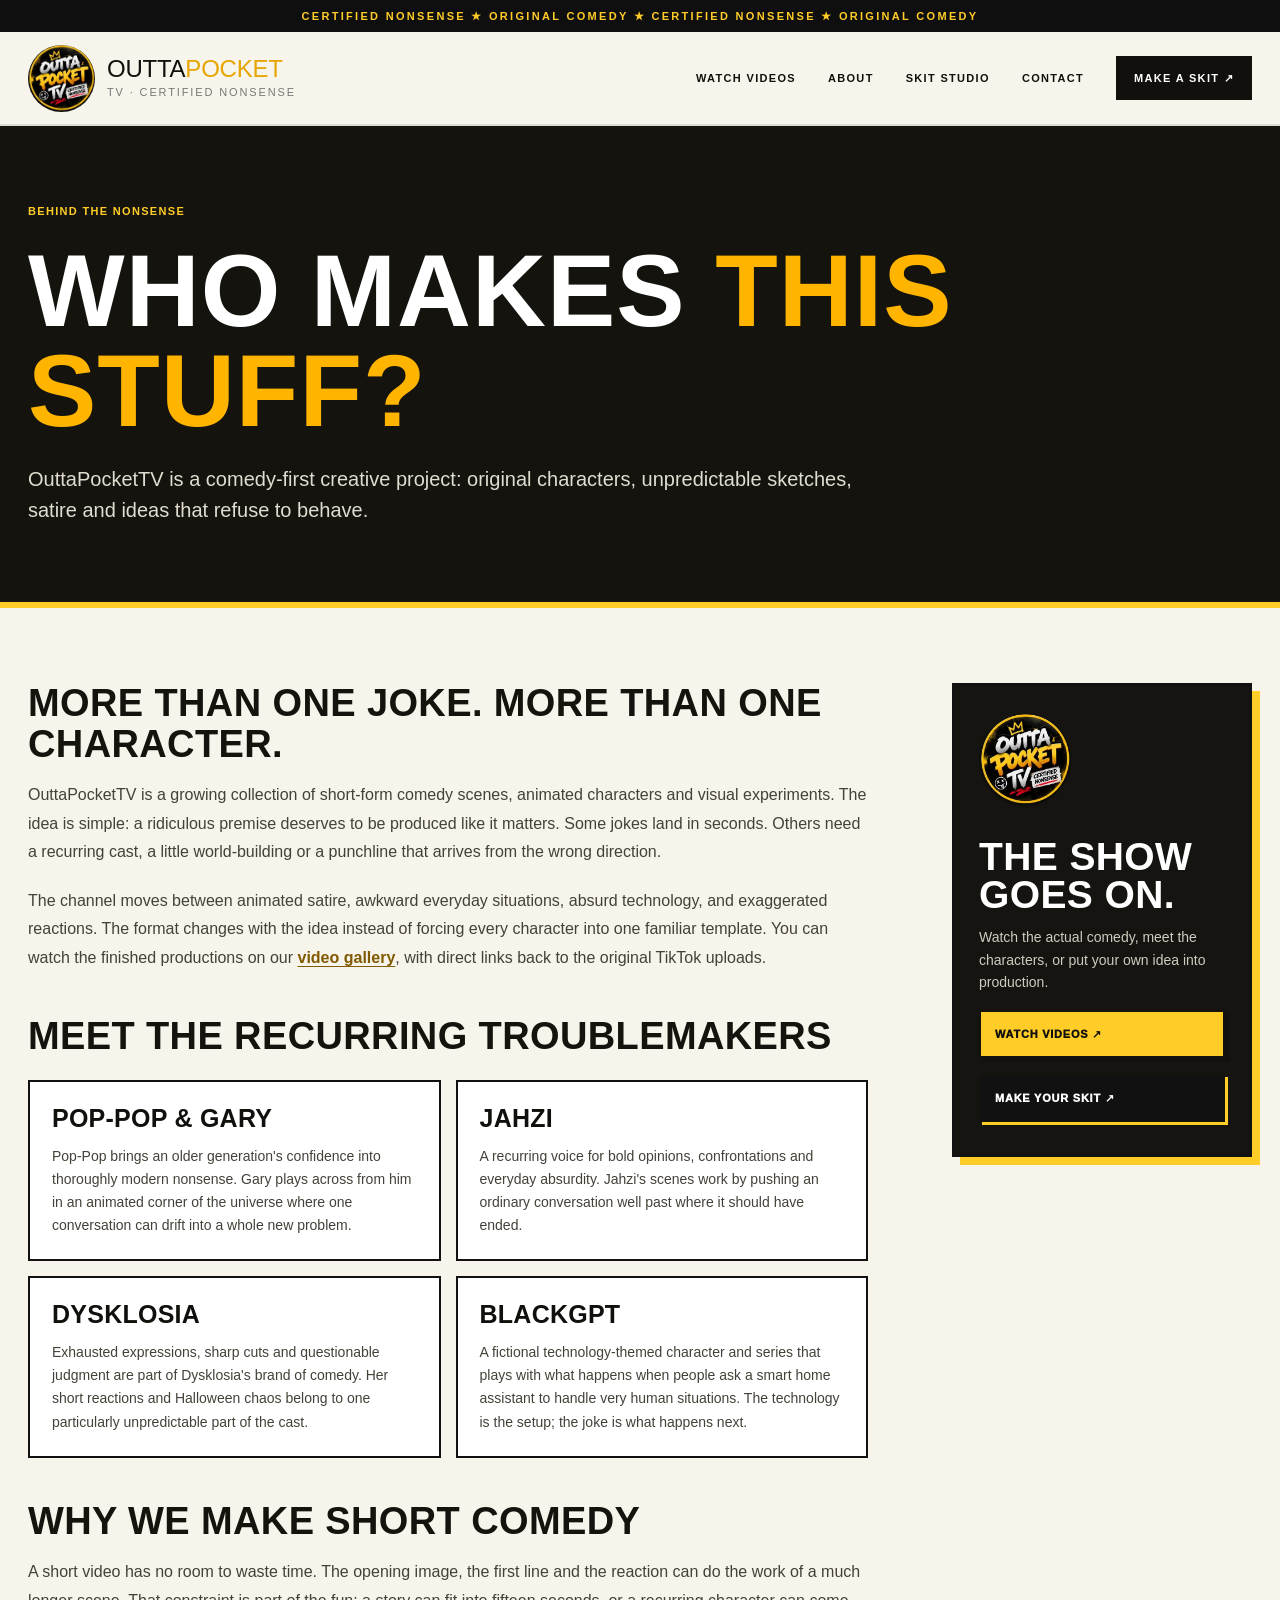
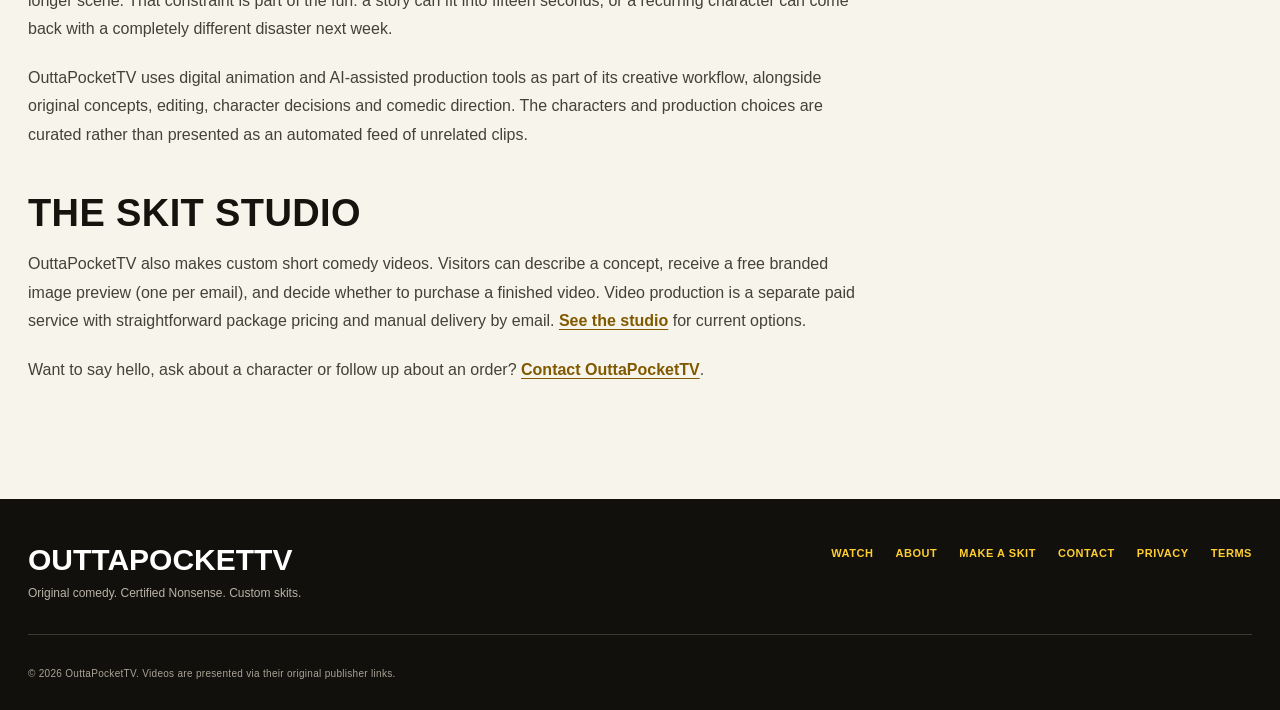
<file: static/about.html>
<!DOCTYPE html><html lang="en"><head><meta charset="utf-8"><meta name="viewport" content="width=device-width,initial-scale=1"><link rel="icon" href="/static/optv-logo.webp" type="image/webp"><link rel="stylesheet" href="/static/app.css?v=1.5"><title>About | OuttaPocketTV</title><meta name="description" content="Meet OuttaPocketTV: an original short-form comedy universe featuring Pop-Pop, Gary, Jahzi, Dysklosia, BlackGPT and more."></head><body><div class="marquee" aria-hidden="true"><div>CERTIFIED NONSENSE ★ ORIGINAL COMEDY ★ CERTIFIED NONSENSE ★ ORIGINAL COMEDY</div></div><header class="topbar wrap"><a class="brand" href="/"><img src="/static/optv-logo.webp" alt="OuttaPocketTV logo" width="60" height="60"><span>OUTTA<span class="gold">POCKET</span><small>TV · CERTIFIED NONSENSE</small></span></a><nav class="desktop-nav" aria-label="Main navigation"><a href="/#watch">WATCH VIDEOS</a><a href="/about">ABOUT</a><a href="/#studio">SKIT STUDIO</a><a href="/contact">CONTACT</a><a href="/#studio" class="navcta">MAKE A SKIT ↗</a></nav><details class="mobile-nav"><summary>MENU ☰</summary><nav aria-label="Mobile navigation"><a href="/#watch">WATCH VIDEOS</a><a href="/about">ABOUT</a><a href="/#studio">SKIT STUDIO</a><a href="/contact">CONTACT</a><a href="/#studio">MAKE A SKIT ↗</a></nav></details></header><main id="content"><section class="info-hero"><div class="wrap"><span class="eyebrow">BEHIND THE NONSENSE</span><h1>WHO MAKES <em>THIS STUFF?</em></h1><p>OuttaPocketTV is a comedy-first creative project: original characters, unpredictable sketches, satire and ideas that refuse to behave.</p></div></section><div class="info-layout wrap"><article class="info-article">
<h2>MORE THAN ONE JOKE. MORE THAN ONE CHARACTER.</h2>
<p>OuttaPocketTV is a growing collection of short-form comedy scenes, animated characters and visual experiments. The idea is simple: a ridiculous premise deserves to be produced like it matters. Some jokes land in seconds. Others need a recurring cast, a little world-building or a punchline that arrives from the wrong direction.</p>
<p>The channel moves between animated satire, awkward everyday situations, absurd technology, and exaggerated reactions. The format changes with the idea instead of forcing every character into one familiar template. You can watch the finished productions on our <a href="/#watch">video gallery</a>, with direct links back to the original TikTok uploads.</p>
<h2>MEET THE RECURRING TROUBLEMAKERS</h2>
<div class="editorial-cast">
<section><h3>POP-POP &amp; GARY</h3><p>Pop-Pop brings an older generation's confidence into thoroughly modern nonsense. Gary plays across from him in an animated corner of the universe where one conversation can drift into a whole new problem.</p></section>
<section><h3>JAHZI</h3><p>A recurring voice for bold opinions, confrontations and everyday absurdity. Jahzi's scenes work by pushing an ordinary conversation well past where it should have ended.</p></section>
<section><h3>DYSKLOSIA</h3><p>Exhausted expressions, sharp cuts and questionable judgment are part of Dysklosia's brand of comedy. Her short reactions and Halloween chaos belong to one particularly unpredictable part of the cast.</p></section>
<section><h3>BLACKGPT</h3><p>A fictional technology-themed character and series that plays with what happens when people ask a smart home assistant to handle very human situations. The technology is the setup; the joke is what happens next.</p></section>
</div>
<h2>WHY WE MAKE SHORT COMEDY</h2>
<p>A short video has no room to waste time. The opening image, the first line and the reaction can do the work of a much longer scene. That constraint is part of the fun: a story can fit into fifteen seconds, or a recurring character can come back with a completely different disaster next week.</p>
<p>OuttaPocketTV uses digital animation and AI-assisted production tools as part of its creative workflow, alongside original concepts, editing, character decisions and comedic direction. The characters and production choices are curated rather than presented as an automated feed of unrelated clips.</p>
<h2>THE SKIT STUDIO</h2>
<p>OuttaPocketTV also makes custom short comedy videos. Visitors can describe a concept, receive a free branded image preview (one per email), and decide whether to purchase a finished video. Video production is a separate paid service with straightforward package pricing and manual delivery by email. <a href="/#studio">See the studio</a> for current options.</p>
<p>Want to say hello, ask about a character or follow up about an order? <a href="/contact">Contact OuttaPocketTV</a>.</p>
</article><aside class="info-sidebar"><img src="/static/optv-logo.webp" alt="OuttaPocketTV comedy logo" width="92" height="92"><h2>THE SHOW GOES ON.</h2><p>Watch the actual comedy, meet the characters, or put your own idea into production.</p><a href="/#watch" class="button primary">WATCH VIDEOS ↗</a><a href="/#studio" class="button dark">MAKE YOUR SKIT ↗</a></aside></div></main><footer class="policy-footer"><div class="wrap"><div class="policy-footer-inner"><div><strong>OUTTAPOCKETTV</strong><p>Original comedy. Certified Nonsense. Custom skits.</p></div><nav aria-label="Site information"><a href="/#watch">WATCH</a><a href="/about">ABOUT</a><a href="/#studio">MAKE A SKIT</a><a href="/contact">CONTACT</a><a href="/privacy">PRIVACY</a><a href="/terms">TERMS</a></nav></div><small>© 2026 OuttaPocketTV. Videos are presented via their original publisher links.</small></div></footer></body></html>
</file>
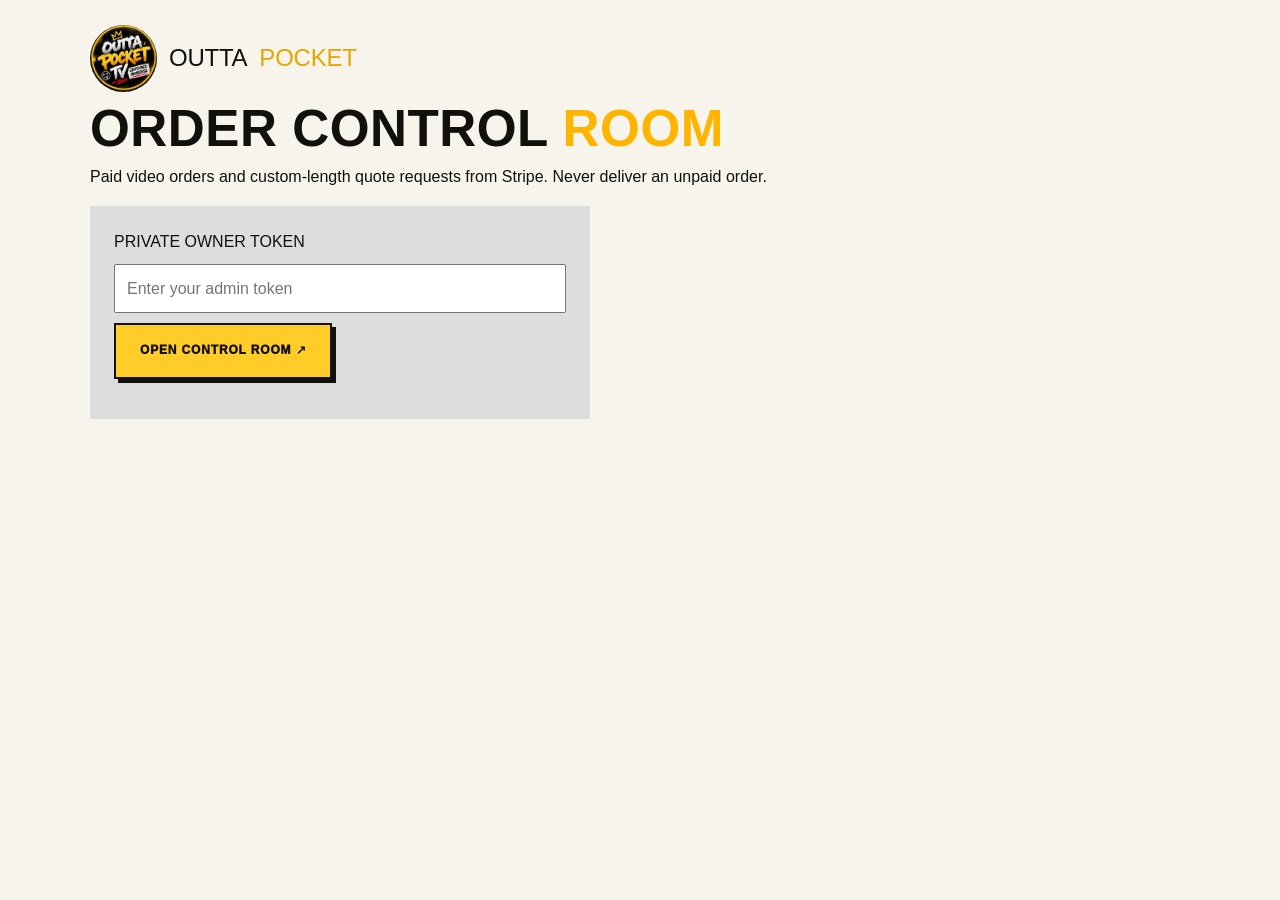
<file: static/admin.html>
<!doctype html><html lang="en"><head><meta charset="utf-8"><meta name="viewport" content="width=device-width,initial-scale=1"><title>Owner control room | OuttaPocketTV</title><link rel="stylesheet" href="/static/app.css?v=1.2.1"></head><body><main class="admin-wrap"><a href="/" class="brand"><img src="/static/optv-logo.webp" alt="OuttaPocketTV"> OUTTA<span class="gold">POCKET</span></a><h1>ORDER CONTROL <em>ROOM</em></h1><p>Paid video orders and custom-length quote requests from Stripe. Never deliver an unpaid order.</p><section id="login" class="admin-login"><label for="token">PRIVATE OWNER TOKEN</label><input class="admin-input" type="password" id="token" autocomplete="off" placeholder="Enter your admin token"><button class="button primary" id="login-button">OPEN CONTROL ROOM ↗</button><p id="login-alert" role="status"></p></section><section id="dashboard" hidden><button class="button small" id="reload">REFRESH DASHBOARD</button><p id="dashboard-alert" role="status"></p><h2 class="admin-section-title">CUSTOM-LENGTH QUOTE REQUESTS</h2><p>For videos longer than 60 seconds. Contact the customer with a personal quote before collecting payment.</p><div class="admin-list" id="custom-requests"></div><h2 class="admin-section-title">PAID VIDEO ORDERS</h2><div class="admin-list" id="orders"></div></section></main><script src="/static/admin.js?v=1.2.1" defer></script></body></html>
</file>
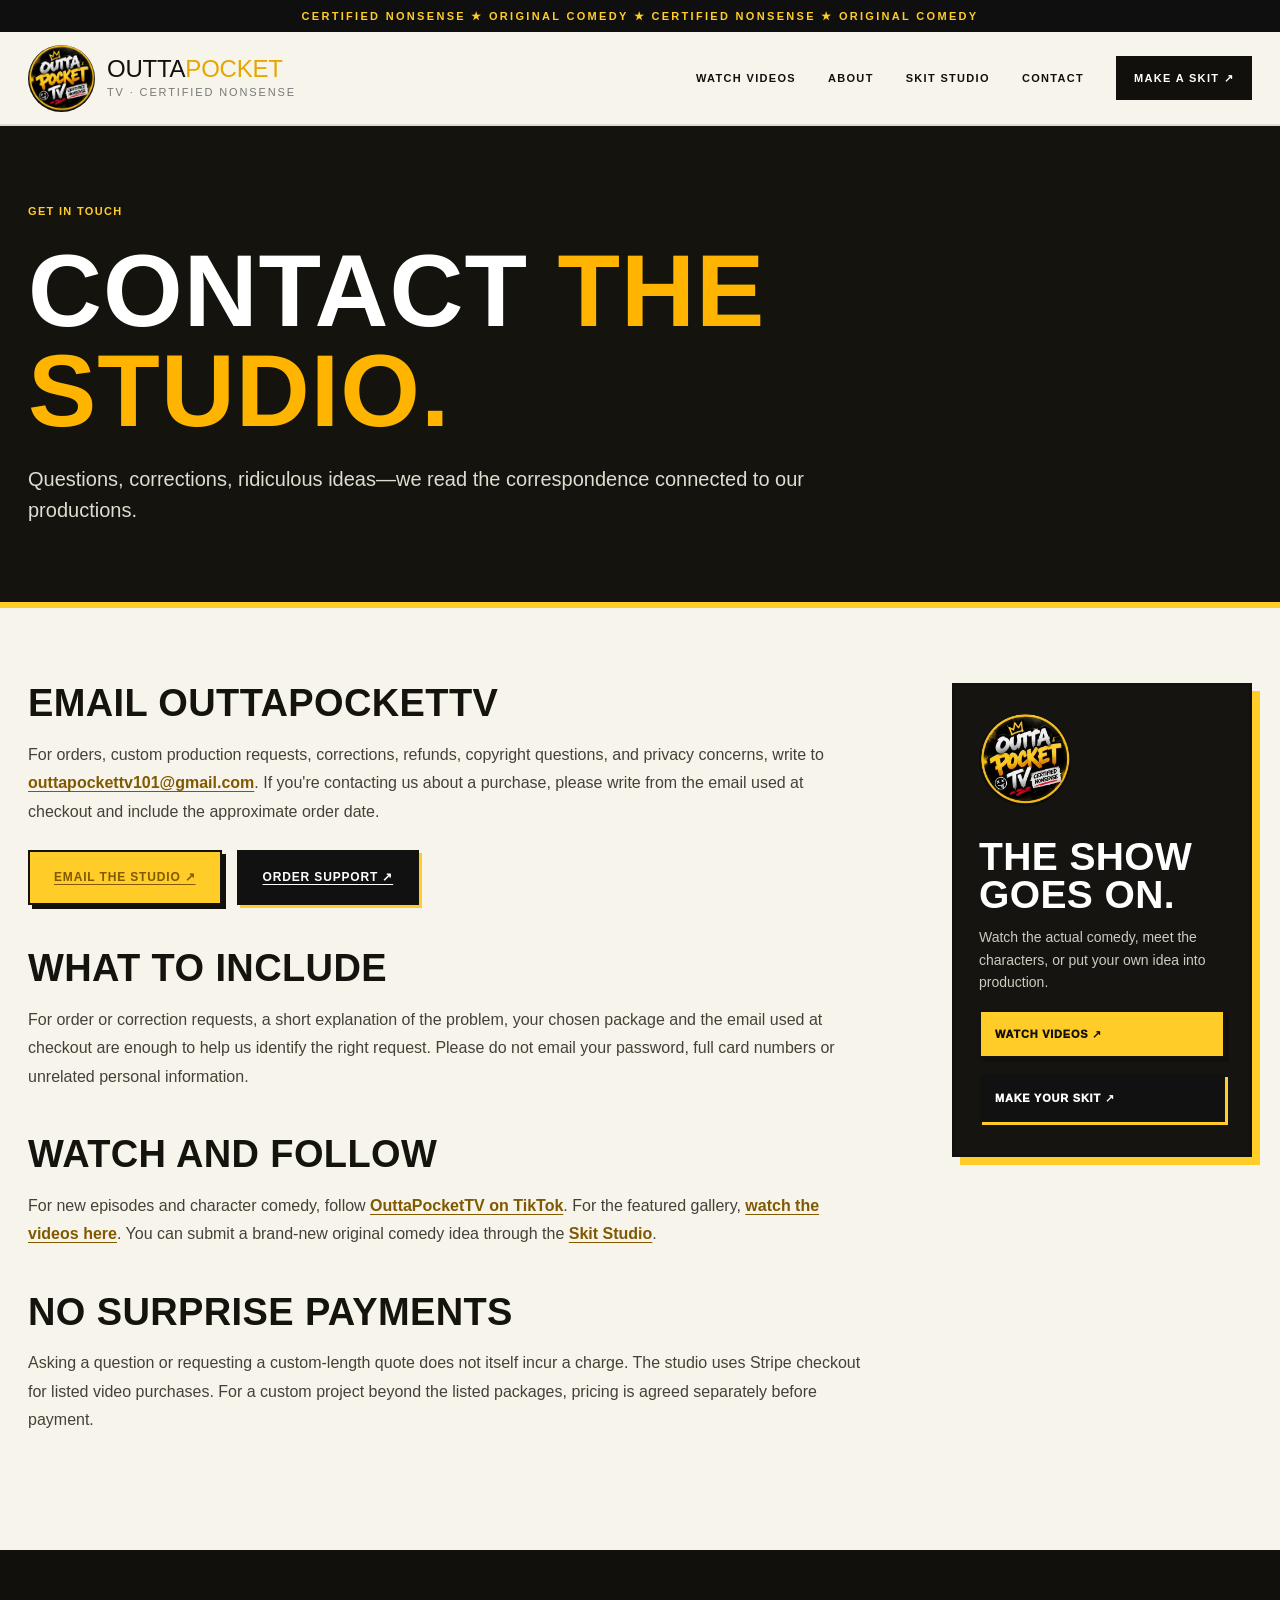
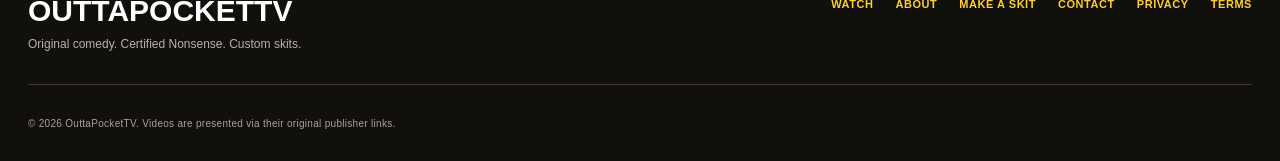
<file: static/contact.html>
<!DOCTYPE html><html lang="en"><head><meta charset="utf-8"><meta name="viewport" content="width=device-width,initial-scale=1"><link rel="icon" href="/static/optv-logo.webp" type="image/webp"><link rel="stylesheet" href="/static/app.css?v=1.5"><title>Contact | OuttaPocketTV</title><meta name="description" content="Contact OuttaPocketTV about comedy videos, custom skits, orders, corrections, privacy requests and collaborations."></head><body><div class="marquee" aria-hidden="true"><div>CERTIFIED NONSENSE ★ ORIGINAL COMEDY ★ CERTIFIED NONSENSE ★ ORIGINAL COMEDY</div></div><header class="topbar wrap"><a class="brand" href="/"><img src="/static/optv-logo.webp" alt="OuttaPocketTV logo" width="60" height="60"><span>OUTTA<span class="gold">POCKET</span><small>TV · CERTIFIED NONSENSE</small></span></a><nav class="desktop-nav" aria-label="Main navigation"><a href="/#watch">WATCH VIDEOS</a><a href="/about">ABOUT</a><a href="/#studio">SKIT STUDIO</a><a href="/contact">CONTACT</a><a href="/#studio" class="navcta">MAKE A SKIT ↗</a></nav><details class="mobile-nav"><summary>MENU ☰</summary><nav aria-label="Mobile navigation"><a href="/#watch">WATCH VIDEOS</a><a href="/about">ABOUT</a><a href="/#studio">SKIT STUDIO</a><a href="/contact">CONTACT</a><a href="/#studio">MAKE A SKIT ↗</a></nav></details></header><main id="content"><section class="info-hero"><div class="wrap"><span class="eyebrow">GET IN TOUCH</span><h1>CONTACT <em>THE STUDIO.</em></h1><p>Questions, corrections, ridiculous ideas—we read the correspondence connected to our productions.</p></div></section><div class="info-layout wrap"><article class="info-article">
<h2>EMAIL OUTTAPOCKETTV</h2>
<p>For orders, custom production requests, corrections, refunds, copyright questions, and privacy concerns, write to <a href="mailto:outtapockettv101@gmail.com">outtapockettv101@gmail.com</a>. If you're contacting us about a purchase, please write from the email used at checkout and include the approximate order date.</p>
<div class="contact-actions"><a href="mailto:outtapockettv101@gmail.com?subject=OuttaPocketTV%20Studio%20Question" class="button primary">EMAIL THE STUDIO ↗</a><a href="mailto:outtapockettv101@gmail.com?subject=OuttaPocketTV%20Order%20Support" class="button dark">ORDER SUPPORT ↗</a></div>
<h2>WHAT TO INCLUDE</h2>
<p>For order or correction requests, a short explanation of the problem, your chosen package and the email used at checkout are enough to help us identify the right request. Please do not email your password, full card numbers or unrelated personal information.</p>
<h2>WATCH AND FOLLOW</h2>
<p>For new episodes and character comedy, follow <a href="https://www.tiktok.com/@outtapockettv101" target="_blank" rel="noopener noreferrer">OuttaPocketTV on TikTok</a>. For the featured gallery, <a href="/#watch">watch the videos here</a>. You can submit a brand-new original comedy idea through the <a href="/#studio">Skit Studio</a>.</p>
<h2>NO SURPRISE PAYMENTS</h2>
<p>Asking a question or requesting a custom-length quote does not itself incur a charge. The studio uses Stripe checkout for listed video purchases. For a custom project beyond the listed packages, pricing is agreed separately before payment.</p>
</article><aside class="info-sidebar"><img src="/static/optv-logo.webp" alt="OuttaPocketTV comedy logo" width="92" height="92"><h2>THE SHOW GOES ON.</h2><p>Watch the actual comedy, meet the characters, or put your own idea into production.</p><a href="/#watch" class="button primary">WATCH VIDEOS ↗</a><a href="/#studio" class="button dark">MAKE YOUR SKIT ↗</a></aside></div></main><footer class="policy-footer"><div class="wrap"><div class="policy-footer-inner"><div><strong>OUTTAPOCKETTV</strong><p>Original comedy. Certified Nonsense. Custom skits.</p></div><nav aria-label="Site information"><a href="/#watch">WATCH</a><a href="/about">ABOUT</a><a href="/#studio">MAKE A SKIT</a><a href="/contact">CONTACT</a><a href="/privacy">PRIVACY</a><a href="/terms">TERMS</a></nav></div><small>© 2026 OuttaPocketTV. Videos are presented via their original publisher links.</small></div></footer></body></html>
</file>
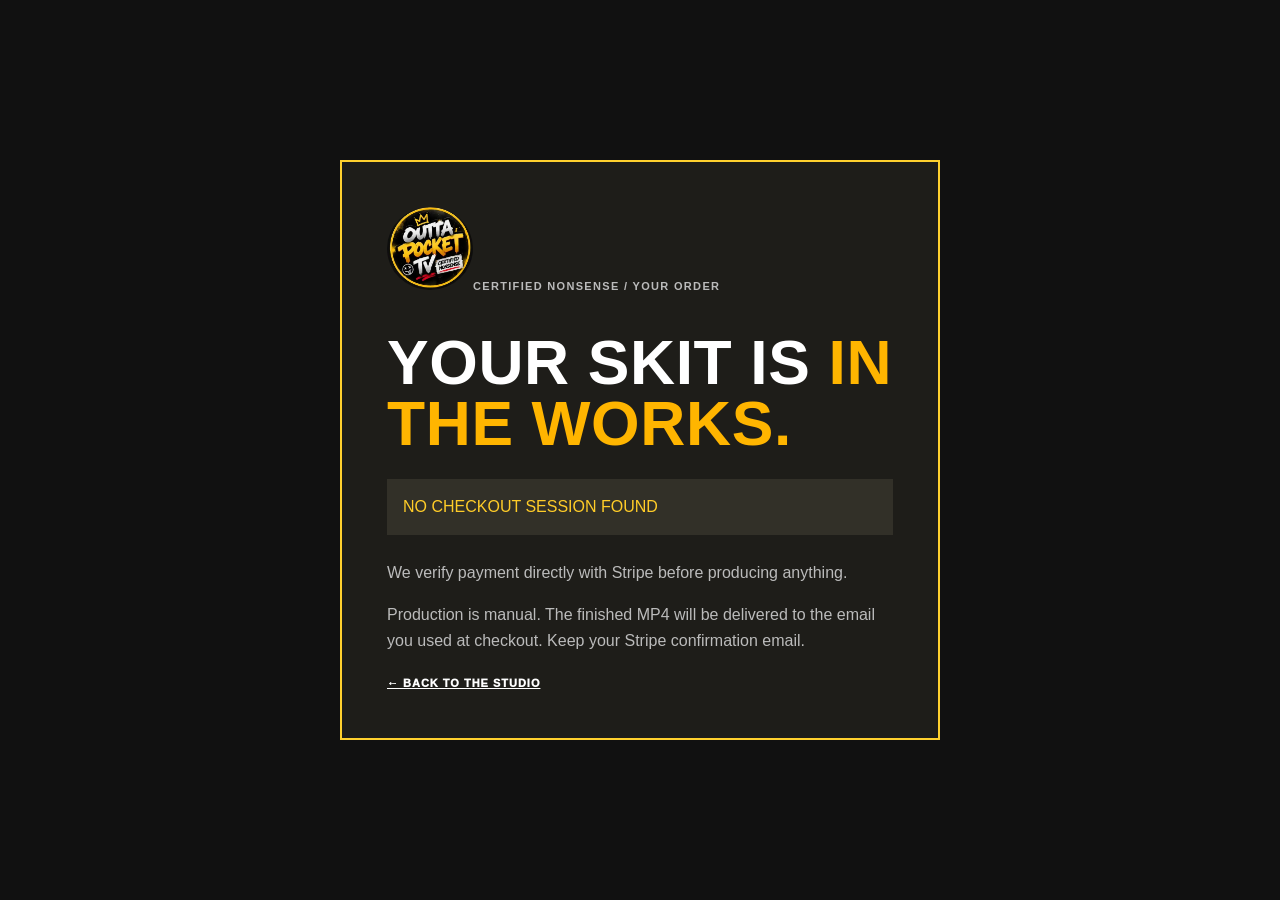
<file: static/order.html>
<!doctype html><html lang="en"><head><meta charset="utf-8"><meta name="viewport" content="width=device-width,initial-scale=1"><title>Custom skit order | OuttaPocketTV</title><link rel="stylesheet" href="/static/app.css"></head><body class="order-body"><main class="order-panel"><a href="/"><img src="/static/optv-logo.webp" alt="OuttaPocketTV"></a><p class="eyebrow">CERTIFIED NONSENSE / YOUR ORDER</p><h1>YOUR SKIT IS <em>IN THE WORKS.</em></h1><div class="order-status" id="order-status">CHECKING SECURE PAYMENT…</div><p id="order-message">We verify payment directly with Stripe before producing anything.</p><p>Production is manual. The finished MP4 will be delivered to the email you used at checkout. Keep your Stripe confirmation email.</p><a class="plain-link" href="/">← BACK TO THE STUDIO</a></main><script src="/static/order.js" defer></script></body></html>
</file>
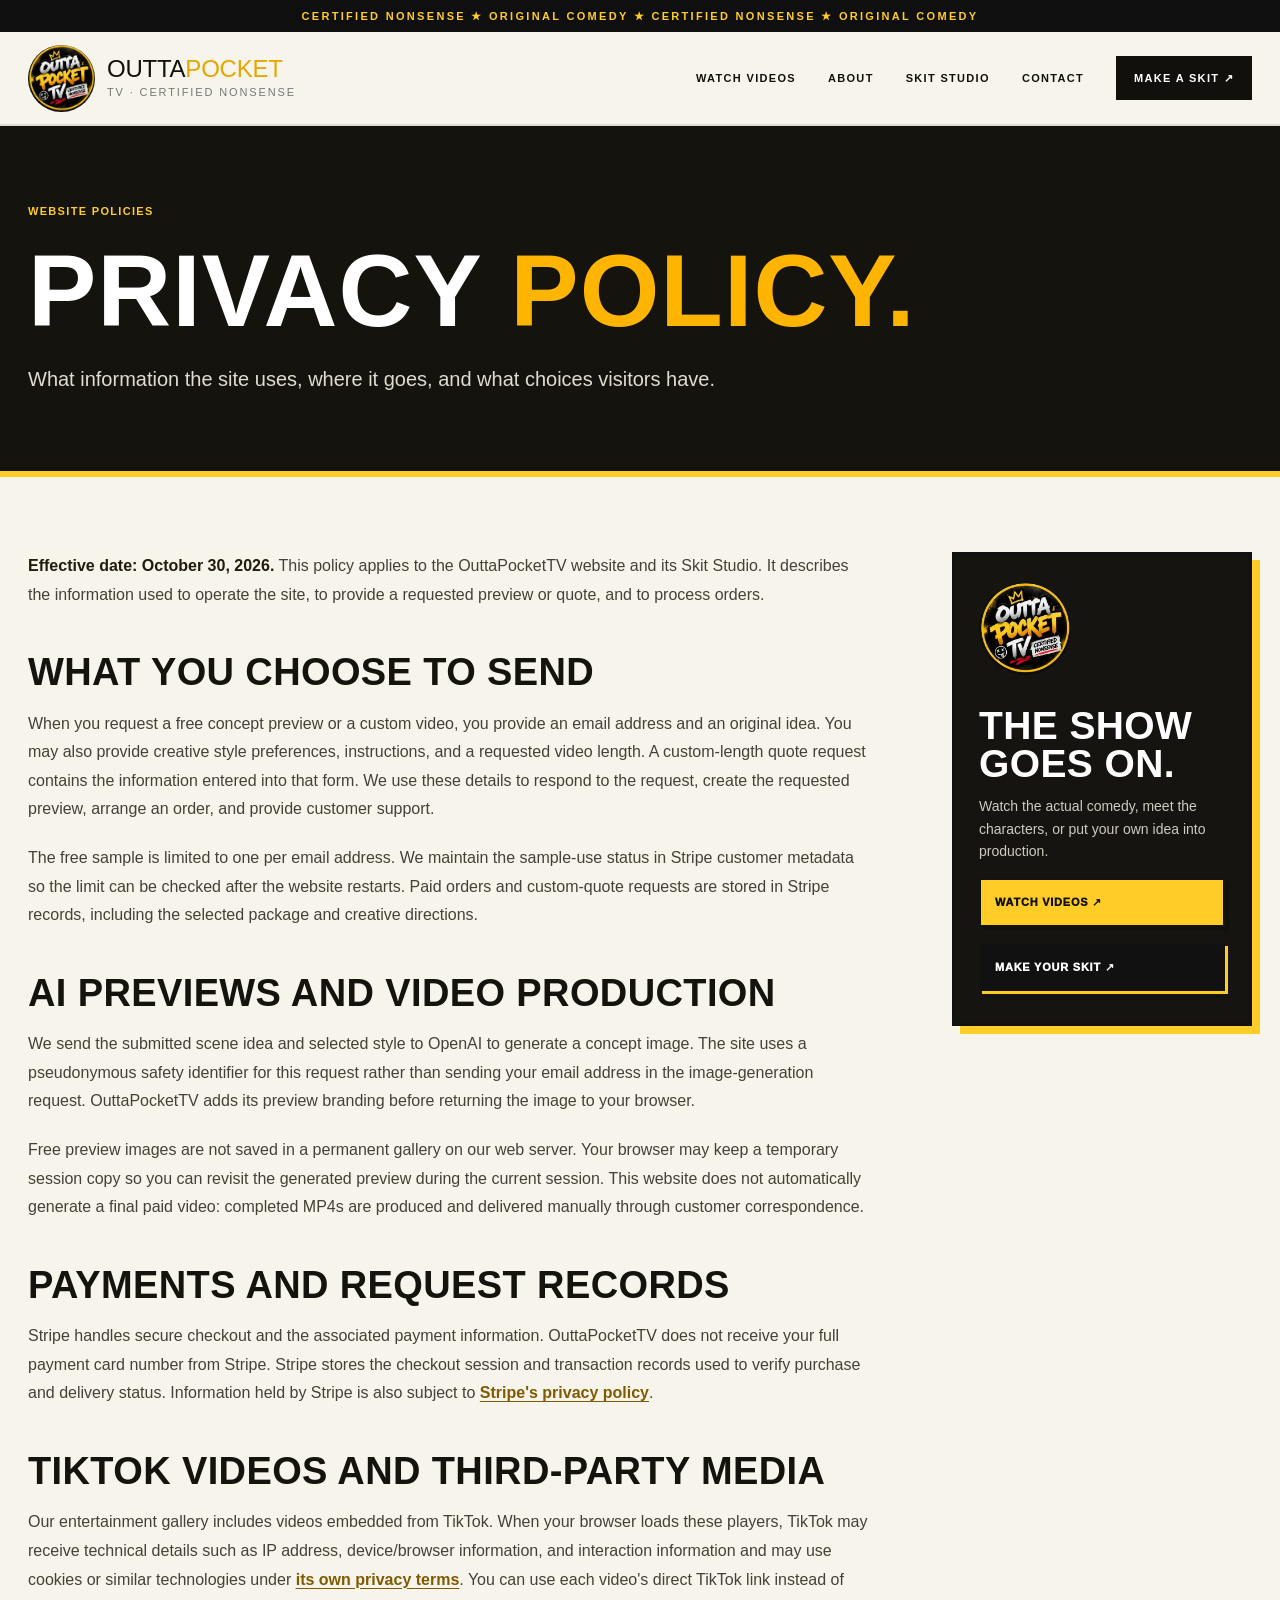
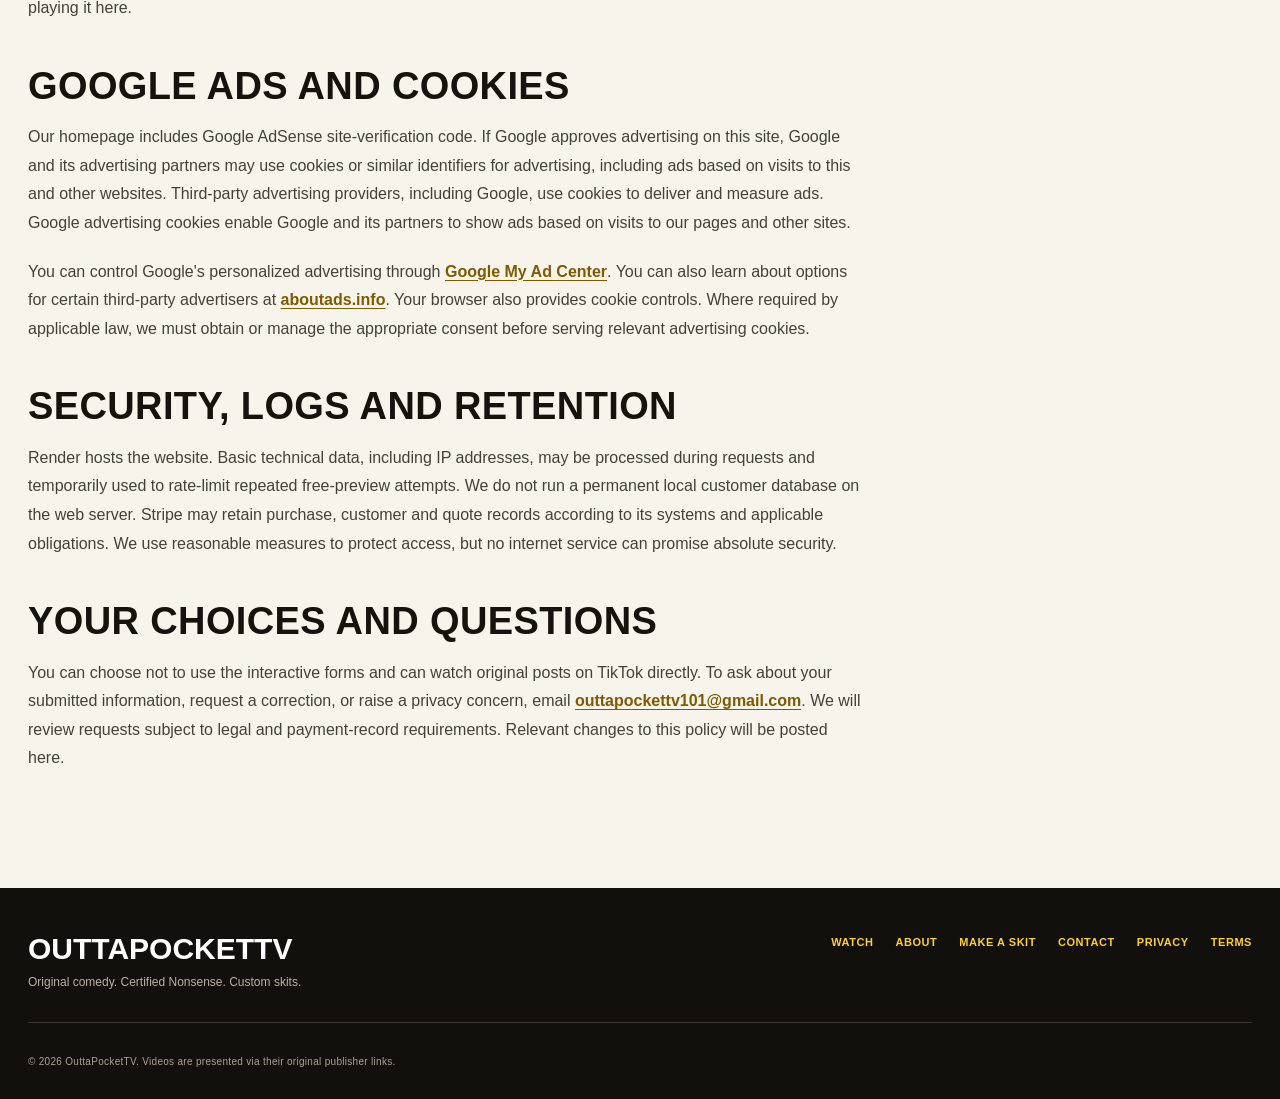
<file: static/privacy.html>
<!DOCTYPE html><html lang="en"><head><meta charset="utf-8"><meta name="viewport" content="width=device-width,initial-scale=1"><link rel="icon" href="/static/optv-logo.webp" type="image/webp"><link rel="stylesheet" href="/static/app.css?v=1.5"><title>Privacy Policy | OuttaPocketTV</title><meta name="description" content="Privacy information for the OuttaPocketTV website, TikTok embeds, free AI samples, Stripe checkout and possible Google advertising."></head><body><div class="marquee" aria-hidden="true"><div>CERTIFIED NONSENSE ★ ORIGINAL COMEDY ★ CERTIFIED NONSENSE ★ ORIGINAL COMEDY</div></div><header class="topbar wrap"><a class="brand" href="/"><img src="/static/optv-logo.webp" alt="OuttaPocketTV logo" width="60" height="60"><span>OUTTA<span class="gold">POCKET</span><small>TV · CERTIFIED NONSENSE</small></span></a><nav class="desktop-nav" aria-label="Main navigation"><a href="/#watch">WATCH VIDEOS</a><a href="/about">ABOUT</a><a href="/#studio">SKIT STUDIO</a><a href="/contact">CONTACT</a><a href="/#studio" class="navcta">MAKE A SKIT ↗</a></nav><details class="mobile-nav"><summary>MENU ☰</summary><nav aria-label="Mobile navigation"><a href="/#watch">WATCH VIDEOS</a><a href="/about">ABOUT</a><a href="/#studio">SKIT STUDIO</a><a href="/contact">CONTACT</a><a href="/#studio">MAKE A SKIT ↗</a></nav></details></header><main id="content"><section class="info-hero"><div class="wrap"><span class="eyebrow">WEBSITE POLICIES</span><h1>PRIVACY <em>POLICY.</em></h1><p>What information the site uses, where it goes, and what choices visitors have.</p></div></section><div class="info-layout wrap"><article class="info-article">
<p><strong>Effective date: October 30, 2026.</strong> This policy applies to the OuttaPocketTV website and its Skit Studio. It describes the information used to operate the site, to provide a requested preview or quote, and to process orders.</p>
<h2>WHAT YOU CHOOSE TO SEND</h2>
<p>When you request a free concept preview or a custom video, you provide an email address and an original idea. You may also provide creative style preferences, instructions, and a requested video length. A custom-length quote request contains the information entered into that form. We use these details to respond to the request, create the requested preview, arrange an order, and provide customer support.</p>
<p>The free sample is limited to one per email address. We maintain the sample-use status in Stripe customer metadata so the limit can be checked after the website restarts. Paid orders and custom-quote requests are stored in Stripe records, including the selected package and creative directions.</p>
<h2>AI PREVIEWS AND VIDEO PRODUCTION</h2>
<p>We send the submitted scene idea and selected style to OpenAI to generate a concept image. The site uses a pseudonymous safety identifier for this request rather than sending your email address in the image-generation request. OuttaPocketTV adds its preview branding before returning the image to your browser.</p>
<p>Free preview images are not saved in a permanent gallery on our web server. Your browser may keep a temporary session copy so you can revisit the generated preview during the current session. This website does not automatically generate a final paid video: completed MP4s are produced and delivered manually through customer correspondence.</p>
<h2>PAYMENTS AND REQUEST RECORDS</h2>
<p>Stripe handles secure checkout and the associated payment information. OuttaPocketTV does not receive your full payment card number from Stripe. Stripe stores the checkout session and transaction records used to verify purchase and delivery status. Information held by Stripe is also subject to <a href="https://stripe.com/privacy" target="_blank" rel="noopener noreferrer">Stripe's privacy policy</a>.</p>
<h2>TIKTOK VIDEOS AND THIRD-PARTY MEDIA</h2>
<p>Our entertainment gallery includes videos embedded from TikTok. When your browser loads these players, TikTok may receive technical details such as IP address, device/browser information, and interaction information and may use cookies or similar technologies under <a href="https://www.tiktok.com/legal/page/us/privacy-policy/en" target="_blank" rel="noopener noreferrer">its own privacy terms</a>. You can use each video's direct TikTok link instead of playing it here.</p>
<h2>GOOGLE ADS AND COOKIES</h2>
<p>Our homepage includes Google AdSense site-verification code. If Google approves advertising on this site, Google and its advertising partners may use cookies or similar identifiers for advertising, including ads based on visits to this and other websites. Third-party advertising providers, including Google, use cookies to deliver and measure ads. Google advertising cookies enable Google and its partners to show ads based on visits to our pages and other sites.</p>
<p>You can control Google's personalized advertising through <a href="https://myadcenter.google.com/" target="_blank" rel="noopener noreferrer">Google My Ad Center</a>. You can also learn about options for certain third-party advertisers at <a href="https://www.aboutads.info/" target="_blank" rel="noopener noreferrer">aboutads.info</a>. Your browser also provides cookie controls. Where required by applicable law, we must obtain or manage the appropriate consent before serving relevant advertising cookies.</p>
<h2>SECURITY, LOGS AND RETENTION</h2>
<p>Render hosts the website. Basic technical data, including IP addresses, may be processed during requests and temporarily used to rate-limit repeated free-preview attempts. We do not run a permanent local customer database on the web server. Stripe may retain purchase, customer and quote records according to its systems and applicable obligations. We use reasonable measures to protect access, but no internet service can promise absolute security.</p>
<h2>YOUR CHOICES AND QUESTIONS</h2>
<p>You can choose not to use the interactive forms and can watch original posts on TikTok directly. To ask about your submitted information, request a correction, or raise a privacy concern, email <a href="mailto:outtapockettv101@gmail.com?subject=OuttaPocketTV%20Privacy%20Request">outtapockettv101@gmail.com</a>. We will review requests subject to legal and payment-record requirements. Relevant changes to this policy will be posted here.</p>
</article><aside class="info-sidebar"><img src="/static/optv-logo.webp" alt="OuttaPocketTV comedy logo" width="92" height="92"><h2>THE SHOW GOES ON.</h2><p>Watch the actual comedy, meet the characters, or put your own idea into production.</p><a href="/#watch" class="button primary">WATCH VIDEOS ↗</a><a href="/#studio" class="button dark">MAKE YOUR SKIT ↗</a></aside></div></main><footer class="policy-footer"><div class="wrap"><div class="policy-footer-inner"><div><strong>OUTTAPOCKETTV</strong><p>Original comedy. Certified Nonsense. Custom skits.</p></div><nav aria-label="Site information"><a href="/#watch">WATCH</a><a href="/about">ABOUT</a><a href="/#studio">MAKE A SKIT</a><a href="/contact">CONTACT</a><a href="/privacy">PRIVACY</a><a href="/terms">TERMS</a></nav></div><small>© 2026 OuttaPocketTV. Videos are presented via their original publisher links.</small></div></footer></body></html>
</file>
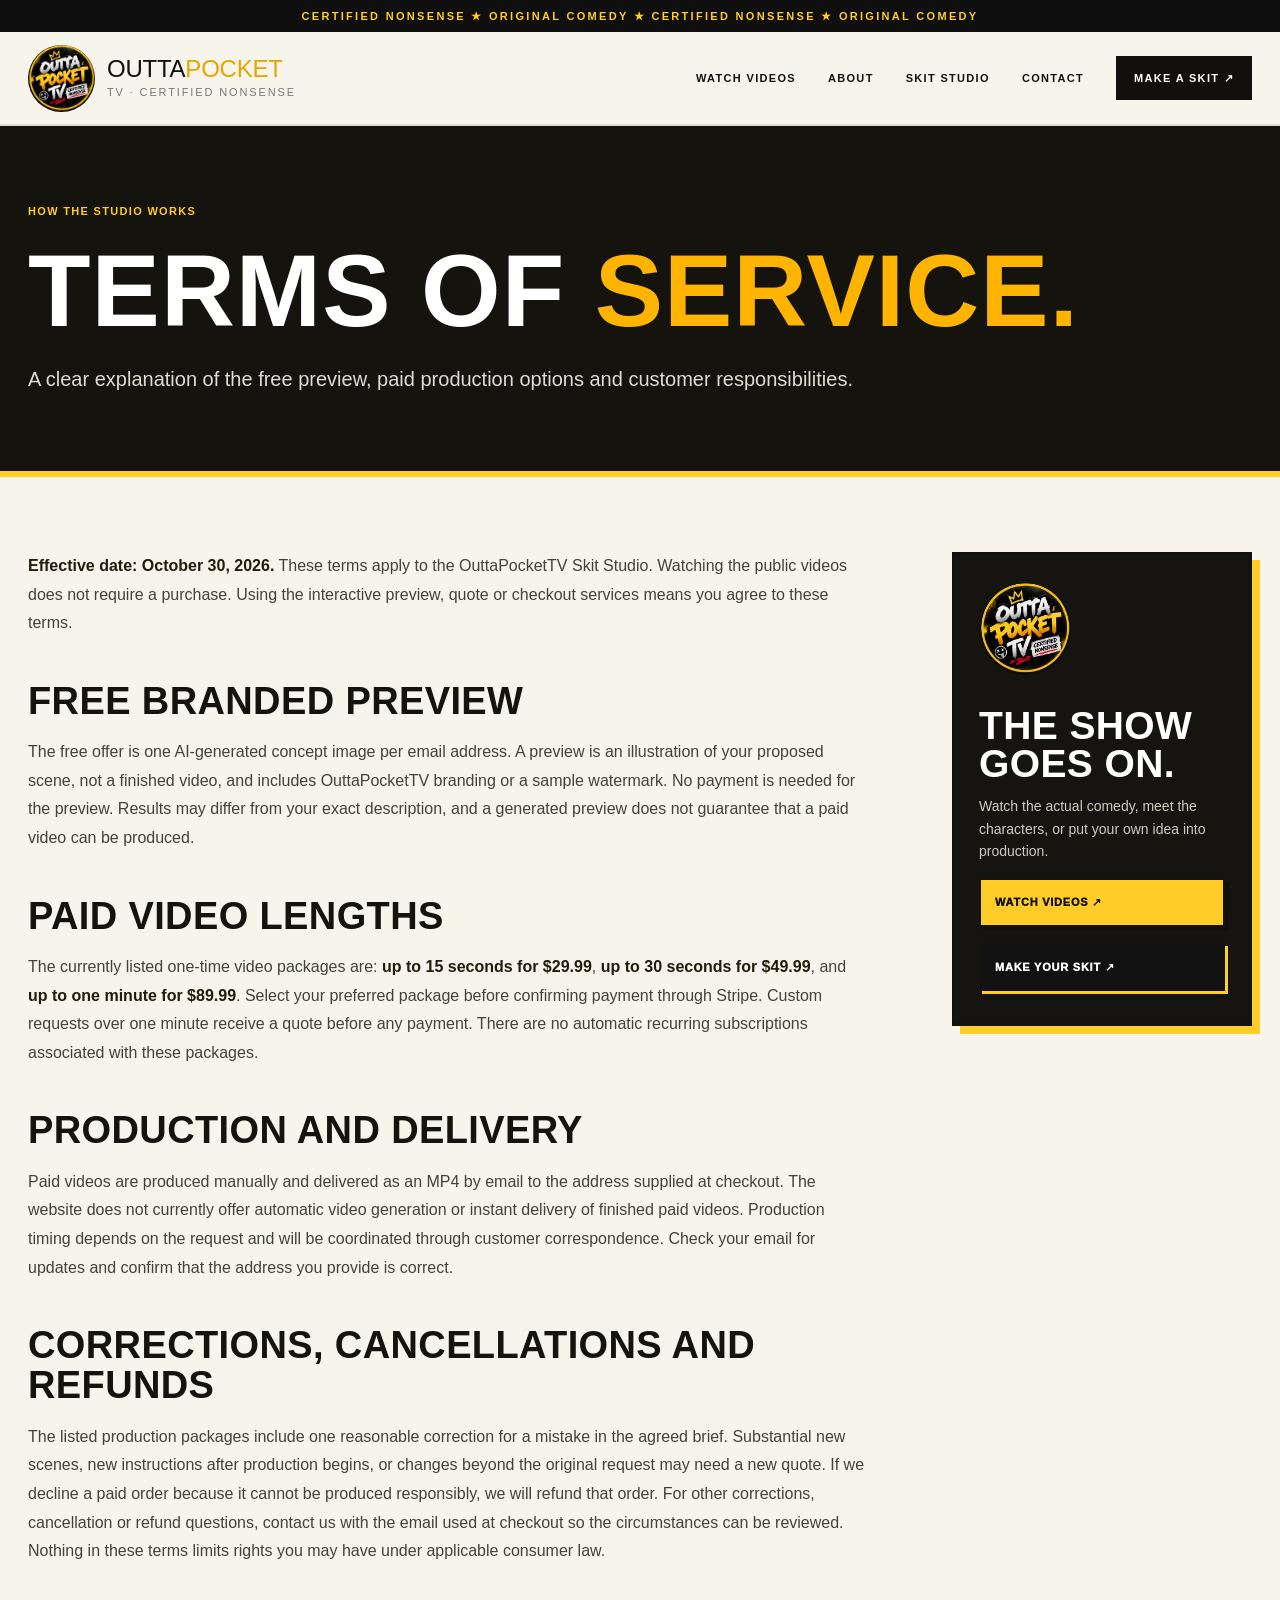
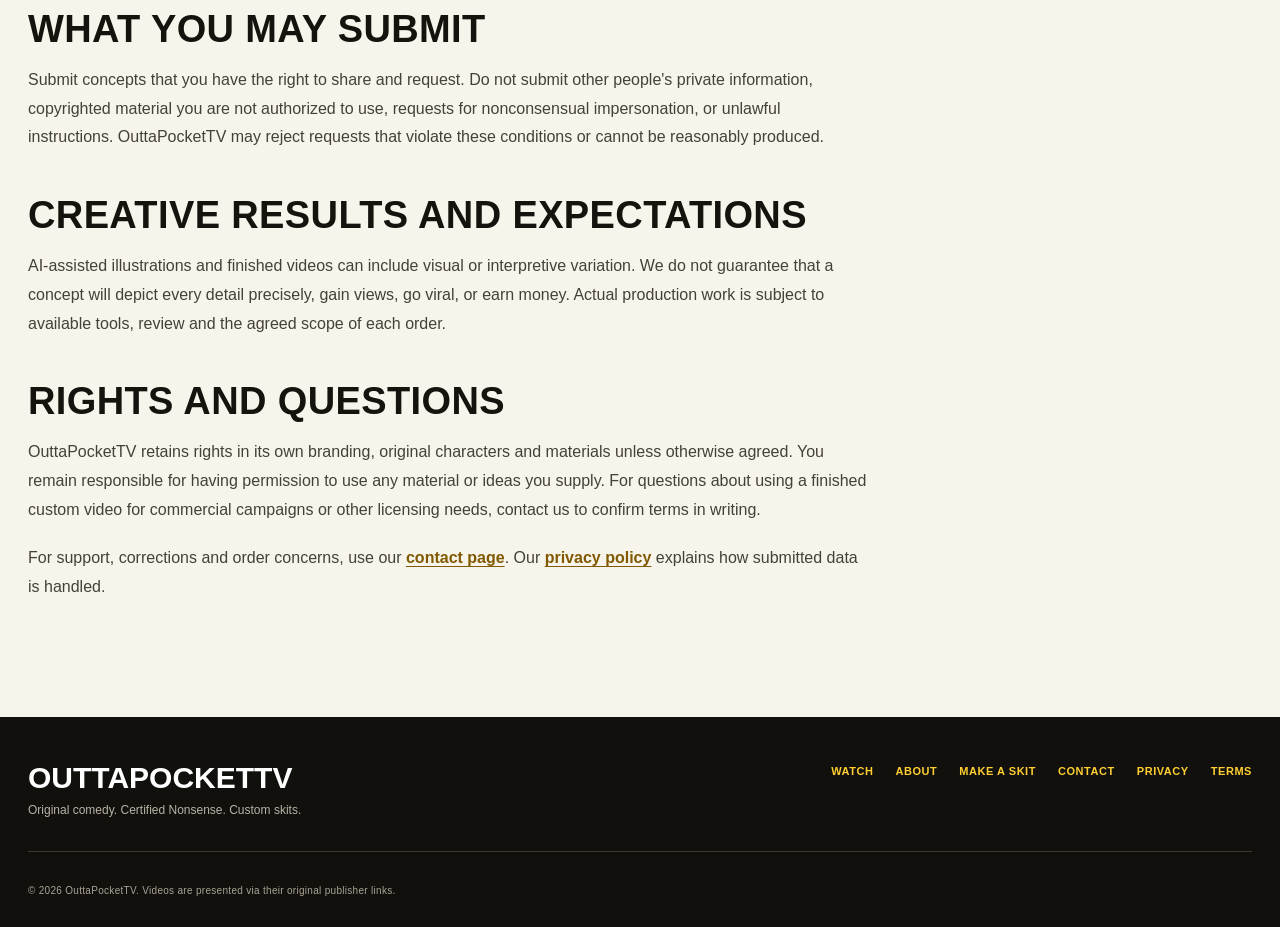
<file: static/terms.html>
<!DOCTYPE html><html lang="en"><head><meta charset="utf-8"><meta name="viewport" content="width=device-width,initial-scale=1"><link rel="icon" href="/static/optv-logo.webp" type="image/webp"><link rel="stylesheet" href="/static/app.css?v=1.5"><title>Terms of Service | OuttaPocketTV</title><meta name="description" content="Terms for OuttaPocketTV free AI image samples, custom skit video orders, payments, revisions and delivery."></head><body><div class="marquee" aria-hidden="true"><div>CERTIFIED NONSENSE ★ ORIGINAL COMEDY ★ CERTIFIED NONSENSE ★ ORIGINAL COMEDY</div></div><header class="topbar wrap"><a class="brand" href="/"><img src="/static/optv-logo.webp" alt="OuttaPocketTV logo" width="60" height="60"><span>OUTTA<span class="gold">POCKET</span><small>TV · CERTIFIED NONSENSE</small></span></a><nav class="desktop-nav" aria-label="Main navigation"><a href="/#watch">WATCH VIDEOS</a><a href="/about">ABOUT</a><a href="/#studio">SKIT STUDIO</a><a href="/contact">CONTACT</a><a href="/#studio" class="navcta">MAKE A SKIT ↗</a></nav><details class="mobile-nav"><summary>MENU ☰</summary><nav aria-label="Mobile navigation"><a href="/#watch">WATCH VIDEOS</a><a href="/about">ABOUT</a><a href="/#studio">SKIT STUDIO</a><a href="/contact">CONTACT</a><a href="/#studio">MAKE A SKIT ↗</a></nav></details></header><main id="content"><section class="info-hero"><div class="wrap"><span class="eyebrow">HOW THE STUDIO WORKS</span><h1>TERMS OF <em>SERVICE.</em></h1><p>A clear explanation of the free preview, paid production options and customer responsibilities.</p></div></section><div class="info-layout wrap"><article class="info-article">
<p><strong>Effective date: October 30, 2026.</strong> These terms apply to the OuttaPocketTV Skit Studio. Watching the public videos does not require a purchase. Using the interactive preview, quote or checkout services means you agree to these terms.</p>
<h2>FREE BRANDED PREVIEW</h2>
<p>The free offer is one AI-generated concept image per email address. A preview is an illustration of your proposed scene, not a finished video, and includes OuttaPocketTV branding or a sample watermark. No payment is needed for the preview. Results may differ from your exact description, and a generated preview does not guarantee that a paid video can be produced.</p>
<h2>PAID VIDEO LENGTHS</h2>
<p>The currently listed one-time video packages are: <strong>up to 15 seconds for $29.99</strong>, <strong>up to 30 seconds for $49.99</strong>, and <strong>up to one minute for $89.99</strong>. Select your preferred package before confirming payment through Stripe. Custom requests over one minute receive a quote before any payment. There are no automatic recurring subscriptions associated with these packages.</p>
<h2>PRODUCTION AND DELIVERY</h2>
<p>Paid videos are produced manually and delivered as an MP4 by email to the address supplied at checkout. The website does not currently offer automatic video generation or instant delivery of finished paid videos. Production timing depends on the request and will be coordinated through customer correspondence. Check your email for updates and confirm that the address you provide is correct.</p>
<h2>CORRECTIONS, CANCELLATIONS AND REFUNDS</h2>
<p>The listed production packages include one reasonable correction for a mistake in the agreed brief. Substantial new scenes, new instructions after production begins, or changes beyond the original request may need a new quote. If we decline a paid order because it cannot be produced responsibly, we will refund that order. For other corrections, cancellation or refund questions, contact us with the email used at checkout so the circumstances can be reviewed. Nothing in these terms limits rights you may have under applicable consumer law.</p>
<h2>WHAT YOU MAY SUBMIT</h2>
<p>Submit concepts that you have the right to share and request. Do not submit other people's private information, copyrighted material you are not authorized to use, requests for nonconsensual impersonation, or unlawful instructions. OuttaPocketTV may reject requests that violate these conditions or cannot be reasonably produced.</p>
<h2>CREATIVE RESULTS AND EXPECTATIONS</h2>
<p>AI-assisted illustrations and finished videos can include visual or interpretive variation. We do not guarantee that a concept will depict every detail precisely, gain views, go viral, or earn money. Actual production work is subject to available tools, review and the agreed scope of each order.</p>
<h2>RIGHTS AND QUESTIONS</h2>
<p>OuttaPocketTV retains rights in its own branding, original characters and materials unless otherwise agreed. You remain responsible for having permission to use any material or ideas you supply. For questions about using a finished custom video for commercial campaigns or other licensing needs, contact us to confirm terms in writing.</p>
<p>For support, corrections and order concerns, use our <a href="/contact">contact page</a>. Our <a href="/privacy">privacy policy</a> explains how submitted data is handled.</p>
</article><aside class="info-sidebar"><img src="/static/optv-logo.webp" alt="OuttaPocketTV comedy logo" width="92" height="92"><h2>THE SHOW GOES ON.</h2><p>Watch the actual comedy, meet the characters, or put your own idea into production.</p><a href="/#watch" class="button primary">WATCH VIDEOS ↗</a><a href="/#studio" class="button dark">MAKE YOUR SKIT ↗</a></aside></div></main><footer class="policy-footer"><div class="wrap"><div class="policy-footer-inner"><div><strong>OUTTAPOCKETTV</strong><p>Original comedy. Certified Nonsense. Custom skits.</p></div><nav aria-label="Site information"><a href="/#watch">WATCH</a><a href="/about">ABOUT</a><a href="/#studio">MAKE A SKIT</a><a href="/contact">CONTACT</a><a href="/privacy">PRIVACY</a><a href="/terms">TERMS</a></nav></div><small>© 2026 OuttaPocketTV. Videos are presented via their original publisher links.</small></div></footer></body></html>
</file>
<file: static/app.css>
:root{--ink:#11100d;--paper:#f7f5eb;--yellow:#ffcc28;--gold:#ffb500;--soft:#e9e6d9;--red:#ff553c;--muted:#aba99f}*{box-sizing:border-box}html{scroll-behavior:smooth}body{margin:0;background:var(--paper);color:var(--ink);font-family:Arial,Helvetica,sans-serif;line-height:1.48}button,input,select,textarea{font:inherit}button,a{touch-action:manipulation}a{color:inherit}button{cursor:pointer}em{font-style:normal;color:var(--gold)}h1,h2,h3,p{margin-top:0}h1,h2,h3{font-family:Impact,"Arial Narrow",Arial,sans-serif;font-stretch:condensed;letter-spacing:.01em;font-weight:900;line-height:.98}h1{font-size:clamp(4.2rem,7.8vw,8.6rem);margin:.24em 0 .19em}h2{font-size:clamp(3rem,5.5vw,5.4rem);margin:.18em 0 .28em}h3{font-size:1.9rem}p{line-height:1.62}.wrap{max-width:1280px;margin:auto;padding-left:28px;padding-right:28px}.marquee{overflow:hidden;white-space:nowrap;background:#0f0f0f;color:var(--yellow);height:32px;font-weight:900;letter-spacing:.21em;font-size:11px;text-align:center;padding-top:8px}.marquee div{display:inline-block;min-width:100%;}.topbar{height:94px;display:flex;align-items:center;justify-content:space-between;border-bottom:2px solid #dedcd1}.brand{display:flex;align-items:center;gap:12px;text-decoration:none;font-family:Impact,Arial,sans-serif;font-size:24px;line-height:.85;letter-spacing:-.01em}.brand img{width:67px;height:67px;object-fit:cover;border-radius:50%;background:#111}.brand .gold{color:#e6a500}.brand small{display:block;letter-spacing:.17em;font-family:Arial,sans-serif;font-size:11px;color:#777;margin-top:8px}.topbar nav{display:flex;align-items:center;gap:32px}.topbar nav a{text-decoration:none;font-weight:800;font-size:11px;letter-spacing:.12em}.topbar nav a:hover{color:#bb8600}.topbar .navcta{background:var(--ink);color:white;padding:14px 18px}.topbar .navcta:hover{background:#353027;color:var(--yellow)}.hero{display:grid;grid-template-columns:1.04fr .96fr;min-height:630px;gap:32px;align-items:center;padding-top:52px;padding-bottom:72px}.pill,.eyebrow{display:inline-flex;align-items:center;gap:9px;font-size:11px;font-weight:900;letter-spacing:.12em}.pill{padding:10px 14px;border:1.5px solid #c7c4b6;border-radius:100px}.blinker{width:7px;height:7px;border-radius:50%;background:var(--red);box-shadow:0 0 0 4px #ff553c33}.hero h1 em{display:inline-block;color:var(--gold);transform:rotate(-1deg);text-shadow:2px 2px 0 #1d1c18}.lead{max-width:510px;color:#58564e;font-size:17px}.lead b{color:#24221a}.hero-actions{display:flex;align-items:center;gap:25px;flex-wrap:wrap;margin-top:32px}.button{border:2px solid #14120e;padding:17px 24px;display:inline-flex;align-items:center;justify-content:space-between;gap:26px;text-decoration:none;text-align:center;font-weight:950;font-size:12px;letter-spacing:.07em;box-shadow:4px 4px 0 var(--ink);transition:transform .12s,box-shadow .12s;color:var(--ink)}.button:hover{transform:translate(2px,2px);box-shadow:2px 2px 0 var(--ink)}.button:disabled{opacity:.55;cursor:wait}.button.primary{background:var(--yellow)}.button.dark{background:#111;color:white;box-shadow:3px 3px 0 #ffcc28}.button.full{width:100%}.button.small{padding:10px 12px;font-size:10px;box-shadow:none}.plain-link{font-size:11px;font-weight:950;letter-spacing:.09em}.social-proof{display:flex;align-items:center;gap:18px;margin-top:47px;color:#8d897d;font-size:10px;font-weight:900;letter-spacing:.07em}.avatars{font-size:21px;letter-spacing:-8px;padding-right:7px}.hero-right{position:relative;max-width:660px}.feature-image{overflow:hidden;border:7px solid #111;min-height:405px;transform:rotate(1deg);background:#111;box-shadow:18px 18px 0 var(--yellow);position:relative}.feature-image>img{object-fit:cover;width:100%;height:423px;display:block;filter:saturate(1.12)}.image-stamp{position:absolute;top:20px;right:21px;border:3px solid white;background:#ee4034;color:#fff;padding:10px 18px;transform:rotate(11deg);font-family:Impact,Arial,sans-serif;font-size:38px;text-align:center;line-height:.82}.image-stamp span{font-size:13px}.floating-quote{position:absolute;bottom:-31px;left:-21px;transform:rotate(-3deg);background:var(--paper);padding:17px 26px;border:2px solid var(--ink);font-weight:900;font-size:15px;box-shadow:6px 6px 0 #111}.floating-quote span{display:block;font-size:8px;letter-spacing:.11em;color:#746f64;margin-top:3px}.ticker{overflow:hidden;background:var(--yellow);border-top:3px solid #111;border-bottom:3px solid #111;text-align:center;white-space:nowrap;font-family:Impact,Arial,sans-serif;font-size:21px;padding:17px 0;letter-spacing:.08em}.studio-section{background:#13130f;color:#fff;padding:102px 0 113px;position:relative;overflow:hidden}.studio-section:before{content:"";position:absolute;inset:0;background-image:radial-gradient(#ffffff12 1px,transparent 1px);background-size:16px 16px;opacity:.22;pointer-events:none}.studio-grid{display:grid;grid-template-columns:.87fr 1.13fr;gap:75px;position:relative}.studio-copy{padding-top:60px}.eyebrow{color:var(--gold)}.studio-copy h2{margin-top:26px;font-size:clamp(3.3rem,5.3vw,6rem)}.studio-copy>p{color:#b2b0a7;max-width:410px;font-size:16px}.what-you-get{margin-top:37px;display:grid;gap:18px;color:#dfddd1;font-size:13px;font-weight:800}.tick{color:var(--yellow);margin-right:13px}.scribble{font-family:cursive;font-style:italic;transform:rotate(-6deg);color:var(--yellow);font-size:33px;margin:70px 0 0 60px}.studio-form-card{border:1px solid #3a392f;background:#202019;box-shadow:12px 12px 0 #302d17;align-self:start}.panel-top{height:48px;background:#12120f;display:flex;align-items:center;gap:7px;padding:0 19px;border-bottom:1px solid #4a4531}.terminal-dot{width:8px;height:8px;background:#e86149;border-radius:50%}.terminal-dot:nth-child(2){background:#e9bc3b}.terminal-dot:nth-child(3){background:#79a469}.panel-top>span:nth-child(4){font-size:10px;letter-spacing:.12em;color:#777;margin-left:11px}.panel-top b{margin-left:auto;color:#ffcd2c;font-size:9px;letter-spacing:.07em}.studio-form-card form,.preview-result{padding:28px}.studio-form-card label{display:block;color:#ffcf2f;letter-spacing:.1em;font-size:12px;font-weight:900;margin-bottom:10px}.studio-form-card textarea,.studio-form-card input,.studio-form-card select{width:100%;background:#151511;border:1px solid #4b493d;color:white;border-radius:2px;padding:15px 14px;outline:none}.studio-form-card textarea:focus,.studio-form-card input:focus,.studio-form-card select:focus{border-color:var(--yellow)}.studio-form-card textarea{min-height:160px;resize:vertical}.studio-form-card textarea::placeholder,.studio-form-card input::placeholder{color:#79776d}.field-note{display:flex;justify-content:space-between;gap:15px;color:#8c8a7b;font-size:10px;margin:8px 0 24px}.split{display:grid;grid-template-columns:1fr 1fr;gap:16px}.fineprint{color:#939082;font-size:11px;line-height:1.45;margin:19px 0}.fineprint a{color:#dbd4b1}.form-alert{min-height:0;color:#ffdc6b;font-size:12px;margin:14px 0 0}.form-alert.error{color:#ff8272}.preview-result{display:flex;flex-direction:column;gap:12px}.preview-result[hidden]{display:none}.sample-title{display:flex;justify-content:space-between;align-items:center;gap:10px;font-size:13px}.sample-mode{font-size:9px;color:#c2af68;letter-spacing:.09em}.preview-result>img{width:100%;height:auto;max-height:490px;object-fit:contain;border:2px solid #f7c72c;background:#090908}.preview-result>p{font-size:12px;color:#afada1}.purchase-box{border:1px solid #5b5636;padding:17px;display:flex;justify-content:space-between;align-items:center;gap:10px}.purchase-box>div{display:flex;flex-direction:column}.purchase-box span{font-size:10px;letter-spacing:.08em;color:#afad9e;font-weight:800}.purchase-box strong{font-family:Impact;font-size:36px;color:#ffce36}.purchase-box small{color:#afada0;font-size:10px}.preview-result>#instructions{min-height:90px}.textbutton{background:none;border:none;color:#9d9b92;text-decoration:underline;align-self:start;padding:6px 0}.how-section{padding-top:110px;padding-bottom:110px}.section-heading{display:flex;justify-content:space-between;align-items:end;gap:20px}.section-heading h2{margin-bottom:0}.section-heading>p{max-width:290px;color:#807c70;font-size:14px}.steps{display:grid;grid-template-columns:repeat(3,1fr);margin-top:45px;border-top:2px solid #111;border-bottom:2px solid #111}.step{padding:30px 28px 30px 0;position:relative}.step+.step{border-left:2px solid #111;padding-left:28px}.step-count{font-family:Impact;font-size:16px;color:#b8b1a2}.step-icon{font-size:50px;margin:24px 0}.step h3{margin:0 0 14px}.step p{font-size:13px;color:#747267;margin-bottom:0}.price-section{background:#edb919;color:#141210;border-top:3px solid #111;border-bottom:3px solid #111;padding:84px 0}.pricing-inner{display:grid;grid-template-columns:1fr 420px;gap:70px;align-items:center}.price-section .eyebrow{color:#33280e}.pricing-inner>div:first-child p{max-width:435px;font-size:17px}.price-section h2 em{color:#fff;text-shadow:3px 3px 0 #111}.price-card{background:#111;color:white;padding:30px;transform:rotate(1deg);box-shadow:12px 12px 0 #d99e06;border:2px solid #111}.price-label{font-size:11px;letter-spacing:.1em;font-weight:900;display:flex;justify-content:space-between;gap:10px}.price-label span{border:1px solid #f3ce66;padding:3px 8px;color:#ffc52f}.price-big{font-family:Impact;font-size:112px;line-height:1;margin:26px 0 0}.price-big span{font-size:50px}.price-duration{font-size:11px;letter-spacing:.14em;color:#ffce27;font-weight:900}.price-card ul{padding:0;list-style:none;margin:30px 0}.price-card li{padding:10px 0;border-bottom:1px solid #37362f;font-size:12px}.price-card li:before{content:'✓';color:#ffd233;font-weight:bold;margin-right:12px}.center{text-align:center}.faq-section{padding-top:110px;padding-bottom:110px}.faq-section h2{margin-bottom:40px}.faq-grid{display:grid;grid-template-columns:1fr 1fr;gap:17px}.faq-grid details{border:2px solid #16150f;padding:21px 23px;background:#fff}.faq-grid summary{font-weight:950;font-size:14px;cursor:pointer}.faq-grid p{margin:17px 0 0;color:#777063;font-size:13px}footer{background:#11100d;color:#fff;padding:50px 0 25px}.footer-top{display:flex;justify-content:space-between;align-items:center;gap:22px;padding-bottom:42px;border-bottom:1px solid #353329}.brand-footer{display:flex;align-items:center;gap:16px}.brand-footer img{width:80px;border-radius:50%}.brand-footer b{font-family:Impact;font-size:23px}.brand-footer p{margin:4px 0 0;color:#a8a598;font-size:10px;font-weight:800;letter-spacing:.07em}.footer-links{display:flex;gap:20px;flex-wrap:wrap}.footer-links a{text-decoration:none;color:#e8c94b;font-size:10px;font-weight:bold}.footer-bottom{display:grid;grid-template-columns:1.4fr 1fr;gap:45px;padding-top:36px}.footer-bottom b{color:var(--yellow);font-size:11px;letter-spacing:.11em}.footer-bottom p{font-size:11px;color:#9e9b8c;max-width:620px}.footer-bottom form{display:grid;gap:9px;max-width:360px;margin-top:9px}.footer-bottom input,.footer-bottom textarea{padding:11px;border:1px solid #585342;background:#25231c;color:white;font-size:12px}.footer-bottom textarea{min-height:55px}.copyright{grid-column:1/-1;border-top:1px solid #37332b;padding-top:20px!important;font-size:9px!important;letter-spacing:.13em}.order-body{min-height:100vh;display:flex;justify-content:center;align-items:center;background:#111;color:#fff;padding:24px}.order-panel{border:2px solid #ffd12e;max-width:600px;width:100%;padding:45px;background:#1e1d19}.order-panel img{width:86px;border-radius:50%}.order-panel h1{font-size:3.9rem;margin:25px 0}.order-panel p{color:#bbb}.order-status{padding:16px;background:#323028;color:var(--yellow);margin:25px 0}.admin-wrap{max-width:1150px;margin:auto;padding:25px}.admin-wrap h1{font-size:3.2rem}.admin-login{max-width:500px;padding:24px;background:#ddd}.admin-input{padding:11px;width:100%;margin:10px 0}.admin-list{display:grid;gap:18px}.admin-order{padding:20px;border:2px solid #111;background:white}.admin-order h3{font-family:Arial;font-size:17px}.admin-order p{font-size:14px;overflow-wrap:anywhere}.admin-order input{max-width:100%;font-size:12px}.admin-order button{padding:9px;background:var(--yellow);border:2px solid #111;font-weight:800}.badge-paid{color:#008535}.badge-pending{color:#9e5606} [hidden]{display:none!important}@media(max-width:960px){.hero{grid-template-columns:1fr;padding-top:55px}.hero-right{max-width:700px}.studio-grid{grid-template-columns:1fr;gap:40px}.studio-copy{padding-top:0}.scribble{margin-top:30px}.pricing-inner{grid-template-columns:1fr 380px;gap:20px}}@media(max-width:650px){.wrap{padding-left:18px;padding-right:18px}.topbar{height:76px}.brand{font-size:19px}.brand img{width:52px;height:52px}.topbar nav>a:not(.navcta){display:none}.topbar .navcta{padding:10px 12px;font-size:9px}.hero{padding-top:35px;padding-bottom:64px;gap:45px;min-height:auto}.hero h1{font-size:clamp(4rem,14.5vw,7rem)}.hero-actions{gap:14px}.plain-link{font-size:10px}.lead{font-size:14px}.social-proof{margin-top:30px;font-size:9px}.feature-image{min-height:220px;box-shadow:10px 10px 0 var(--yellow)}.feature-image>img{height:245px}.floating-quote{left:0;bottom:-27px;font-size:10px;padding:12px}.image-stamp{font-size:27px}.image-stamp span{font-size:9px}.studio-section{padding:68px 0}.studio-form-card form,.preview-result{padding:20px}.split{grid-template-columns:1fr}.studio-copy h2{font-size:3.8rem}.section-heading{display:block}.section-heading>p{margin-top:22px}.how-section,.faq-section{padding-top:70px;padding-bottom:70px}.steps{grid-template-columns:1fr}.step,.step+.step{padding:25px 0;border-left:none;border-bottom:1px solid #888}.step:last-child{border-bottom:none}.step-icon{margin:12px 0}.price-section{padding:70px 0}.pricing-inner{grid-template-columns:1fr;gap:30px}.price-card{transform:none}.price-big{font-size:95px}.faq-grid{grid-template-columns:1fr}.footer-top{display:block}.footer-links{margin-top:30px}.footer-bottom{grid-template-columns:1fr;gap:20px}.purchase-box{flex-direction:column;align-items:stretch}.order-panel{padding:24px}.order-panel h1{font-size:3.1rem}}

/* Fixed video tiers and custom-length quote requests */
.pricing-inner{grid-template-columns:minmax(250px,.68fr) minmax(0,1.55fr);gap:40px;align-items:start}
.pricing-heading{padding-top:28px}
.tier-prices{display:grid;grid-template-columns:repeat(3,minmax(0,1fr));gap:15px;align-self:center}
.tier-card{background:#111;color:#fff;border:2px solid #111;box-shadow:6px 6px 0 #d99e06;padding:23px 16px;display:flex;flex-direction:column;min-width:0;min-height:340px}
.tier-card.featured{border-color:#fff;box-shadow:6px 6px 0 #111}
.tier-label{font-size:10px;letter-spacing:.1em;font-weight:900;color:var(--yellow);min-height:30px}
.tier-cost{font-family:Impact,"Arial Narrow",sans-serif;font-size:clamp(3.1rem,4.15vw,5rem);line-height:1;margin:16px 0 14px;white-space:nowrap}
.tier-cost span{font-size:.5em}
.tier-card h3{font-size:20px;line-height:1.1;margin:4px 0 12px;color:var(--yellow)}
.tier-card p{font-size:12px;color:#aaa79a;flex:1}
.tier-card .button{padding:14px 8px;font-size:10px;gap:5px;box-shadow:2px 2px 0 #555}
.pricing-perks{grid-column:1/-1;display:flex;gap:13px 24px;flex-wrap:wrap;font-size:11px;font-weight:800;margin-top:8px}
.pricing-perks span{white-space:normal}
.studio-form-card select.duration-select,.studio-form-card #direct-duration{margin-bottom:16px}
.custom-section{background:#171610;color:#fff;padding:90px 0;border-bottom:4px solid var(--yellow)}
.custom-grid{display:grid;grid-template-columns:.8fr 1.2fr;gap:65px;align-items:start}
.custom-copy{padding-top:36px}
.custom-copy p{color:#c3c0b4;font-size:16px;max-width:450px}
.custom-copy .custom-note{font-size:12px;color:#e3bd48;border-left:3px solid var(--yellow);padding-left:16px;margin-top:30px}
.custom-form{background:#25241d;border:1px solid #55503c;padding:30px;box-shadow:9px 9px 0 #393420;display:grid;gap:10px}
.custom-form-title{font-weight:900;font-size:14px;letter-spacing:.08em;display:flex;justify-content:space-between;gap:15px;border-bottom:1px solid #544b36;padding-bottom:15px;margin-bottom:10px}
.custom-form-title span{font-size:10px;color:var(--yellow)}
.custom-form label{font-size:11px;font-weight:900;letter-spacing:.09em;color:var(--yellow);margin-top:8px}
.custom-form input,.custom-form textarea,.custom-form select{width:100%;min-width:0;color:#fff;background:#161611;border:1px solid #5e5847;padding:14px;outline:none;border-radius:2px}
.custom-form input:focus,.custom-form textarea:focus,.custom-form select:focus{border-color:var(--yellow)}
.custom-form textarea{min-height:115px;resize:vertical}
.custom-form input::placeholder,.custom-form textarea::placeholder{color:#8b887a}
.custom-form .input-hint{font-size:11px;color:#aaa698;margin:-5px 0 4px}
.custom-form .button{margin-top:16px}
.custom-alert{margin:0;min-height:0;font-size:13px;color:var(--yellow)}
.custom-alert.error{color:#ff8b7a}
.admin-section-title{font-size:26px;margin:45px 0 15px}
@media(max-width:1060px){.pricing-inner{grid-template-columns:1fr;gap:25px}.pricing-heading{padding-top:0}.pricing-perks{grid-column:1}}
@media(max-width:760px){.custom-grid{grid-template-columns:1fr;gap:22px}.custom-copy{padding-top:0}.tier-prices{grid-template-columns:1fr}.tier-card{padding:25px;min-height:auto}.tier-label{min-height:0}.tier-cost{font-size:75px}.custom-section{padding:70px 0}}
@media(max-width:650px){.custom-form{padding:20px}.pricing-perks{display:grid;gap:12px}.tier-card h3{font-size:24px}.tier-card .button{padding:16px}}

/* Keep the free sample unmistakably first; paid packages are optional and collapsed. */
.free-preview-banner{display:flex;align-items:center;gap:15px;background:#fff0b2;color:#15120c;border:2px solid #ffcc28;padding:15px 17px;margin:0 0 23px}
.free-preview-badge{background:#15120c;color:#ffcc28;font-family:Impact,Arial,sans-serif;font-size:26px;line-height:1;padding:12px 13px;transform:rotate(-4deg)}
.free-preview-banner strong{display:block;font-size:16px;line-height:1.15;font-weight:950;letter-spacing:.03em}
.free-preview-banner small{display:block;margin-top:6px;font-size:12px;line-height:1.4;color:#514a30}
.direct-order-options{border:1px solid #6b603f;background:#211f18;padding:18px;margin-top:15px}
.direct-order-options label{display:block;margin-bottom:9px}
.direct-order-options .button{margin-top:9px}
@media(max-width:650px){.free-preview-banner{padding:12px;gap:11px}.free-preview-badge{font-size:21px}.free-preview-banner strong{font-size:14px}.free-preview-banner small{font-size:11px}}

/* Tiny future AdSense placements; remain invisible until an approved ad is connected. */
.optv-ad-placement:empty{display:none}
.optv-ad-placement:not(:empty){width:min(100% - 24px,728px);margin:10px auto;display:flex;justify-content:center;align-items:center;overflow:hidden}
.optv-ad-placement .adsbygoogle{display:inline-block;width:320px;height:50px;max-width:100%}
@media(min-width:800px){.optv-ad-placement .adsbygoogle{width:728px;height:90px}}

/* Six actual playable videos from TikTok; no fake content tiles. */
.watch-section{background:#12120f;color:#f9f6ea;padding:84px 0 92px;border-top:4px solid #ffcc28;border-bottom:4px solid #111}
.watch-heading{display:flex;align-items:end;justify-content:space-between;gap:28px;margin-bottom:35px}
.watch-heading h2{font-size:clamp(2.8rem,5.4vw,5.2rem);margin:15px 0 20px}
.watch-heading>div>p{color:#c3bdaf;font-size:15px;line-height:1.5;max-width:700px;margin-bottom:0}
.watch-profile{font-size:11px;letter-spacing:.09em;font-weight:900;color:#ffce36;text-decoration:none;border-bottom:1px solid #ffce36;white-space:nowrap;padding-bottom:8px}
.watch-profile:hover{color:#fff}
.watch-video-grid{display:grid;grid-template-columns:repeat(3,minmax(0,1fr));gap:26px;align-items:start}
.watch-video{min-width:0;background:#1e1e19;border:1px solid #555044;box-shadow:6px 6px 0 #ffcc28}
.watch-video-player{aspect-ratio:9/16;background:#050505;overflow:hidden;position:relative;width:100%}
.watch-video-player iframe{position:absolute;inset:0;display:block;width:100%;height:100%;border:0;background:#080808}
.watch-video-meta{padding:18px 18px 20px}
.watch-video-meta h3{font-size:25px;line-height:1.06;margin:0 0 7px;color:#ffcf32}
.watch-video-meta p{font-size:12px;color:#bdb8ab;line-height:1.4;margin:0 0 13px}
.watch-video-meta a{font-size:11px;color:#fff;text-decoration:underline;text-underline-offset:3px}
.watch-bottom{margin-top:38px;padding:26px 0 0;border-top:1px solid #555044;display:flex;gap:24px;align-items:center;justify-content:space-between}
.watch-bottom p{color:#e7e1d0;font-size:14px;margin:0}
.watch-bottom .button{flex-shrink:0}
@media(max-width:940px){.watch-video-grid{grid-template-columns:repeat(2,minmax(0,1fr))}.watch-heading{display:block}.watch-profile{display:inline-block;margin-top:17px}}
@media(max-width:580px){.watch-section{padding:60px 0 68px}.watch-heading h2{font-size:clamp(2.8rem,11vw,4.4rem)}.watch-heading>div>p{font-size:14px}.watch-video-grid{grid-template-columns:1fr;gap:30px;max-width:370px;margin:auto}.watch-video-meta h3{font-size:27px}.watch-bottom{display:block}.watch-bottom .button{margin-top:20px}.watch-video-player{aspect-ratio:9/16}}

/* Publisher-ready original comedy and policy pages */
.desktop-nav{display:flex;align-items:center;gap:clamp(12px,2.1vw,28px)}
.topbar .desktop-nav a{white-space:nowrap}
.mobile-nav{display:none}
.topbar{position:relative;z-index:20}
@media(max-width:1120px){
 .desktop-nav{display:none!important}
 .mobile-nav{display:block;position:relative;margin-left:auto}
 .mobile-nav summary{cursor:pointer;list-style:none;border:2px solid #111;background:#ffcc28;padding:11px 14px;font-weight:900;font-size:12px;letter-spacing:.08em}
 .mobile-nav summary::-webkit-details-marker{display:none}
 .mobile-nav nav{position:absolute;display:grid;grid-template-columns:1fr;gap:0;right:0;top:100%;width:min(300px,calc(100vw - 36px));z-index:22;border:2px solid #111;background:#f7f5eb;box-shadow:6px 6px 0 #111;padding:8px}
 .mobile-nav nav a{display:block;padding:13px 12px;text-decoration:none;border-bottom:1px solid #d7d2c7;color:#111;font-weight:900;font-size:12px;letter-spacing:.06em}
 .mobile-nav nav a:last-child{border-bottom:none;background:#ffcc28}
 .topbar .mobile-nav nav a:not(.navcta){display:block}
}
@media(max-width:650px){.mobile-nav summary{padding:9px 11px;font-size:11px}.topbar .mobile-nav nav a:not(.navcta){display:block}}
/* The original videos and cast lead the homepage; studio services follow. */
.hero{min-height:520px}
.hero h1{font-size:clamp(4rem,7.4vw,7.8rem)}
.watch-section{scroll-margin-top:20px}
.watch-heading>div>p{max-width:800px}
.watch-video-meta p{min-height:105px;color:#d0cabc;font-size:13px;line-height:1.56}
.watch-video-meta h3{min-height:54px}
.universe-section{padding:94px 0 92px;background:#f4f0e2;border-bottom:4px solid #111}
.universe-intro{max-width:930px}
.universe-intro h2{margin:22px 0 21px}
.universe-intro>p{font-size:16px;color:#605b4f;max-width:790px}
.universe-grid{display:grid;grid-template-columns:repeat(4,minmax(0,1fr));gap:17px;margin:38px 0 42px}
.universe-grid article{min-width:0;background:white;border:2px solid #161511;padding:25px 21px 26px;box-shadow:5px 5px 0 #ffcd32}
.universe-number{font-size:10px;color:#9a6416;letter-spacing:.11em;font-weight:900}
.universe-grid h3{font-size:clamp(24px,2.3vw,34px);margin:21px 0 15px}
.universe-grid p{font-size:13px;color:#5d584e;line-height:1.62;margin:0}
.universe-footer{border-top:2px solid #17150e;padding:29px 0 0;display:flex;justify-content:space-between;align-items:center;gap:40px}
.universe-footer>div{max-width:770px}
.universe-footer h3{font-size:28px;line-height:1.1;margin:0 0 10px}
.universe-footer p{font-size:14px;color:#605a4f;margin:0}
.universe-footer .button{flex-shrink:0}
.footer-bottom a{color:#ffda4e;text-underline-offset:3px}
.footer-bottom section p{max-width:540px}
.footer-links{max-width:640px;justify-content:flex-end}
@media(max-width:1150px){.universe-grid{grid-template-columns:repeat(2,minmax(0,1fr))}}
@media(max-width:720px){
 .universe-section{padding:68px 0}
 .universe-grid{gap:14px}
 .universe-footer{display:block}
 .universe-footer .button{margin-top:22px}
 .footer-links{justify-content:flex-start}
}
@media(max-width:480px){
 .universe-grid{grid-template-columns:1fr}
 .universe-intro>p{font-size:14px}
 .watch-video-meta h3{min-height:0}
 .watch-video-meta p{min-height:0}
 .hero h1{font-size:clamp(3.8rem,13vw,6rem)}
}
/* Information pages: readable prose, same comedy-site visual identity. */
.info-hero{background:#14130e;color:#fff;padding:72px 0 76px;border-bottom:6px solid #ffcc28}
.info-hero .eyebrow{color:#ffcc28}
.info-hero h1{font-size:clamp(3.8rem,8vw,7rem);max-width:1100px;margin:19px 0 23px;overflow-wrap:break-word}
.info-hero>div>p{font-size:clamp(16px,1.8vw,20px);color:#e1dcd0;max-width:870px;line-height:1.55;margin:0}
.info-layout{display:grid;grid-template-columns:minmax(0,1fr) 300px;gap:72px;align-items:start;padding-top:75px;padding-bottom:95px}
.info-article{max-width:840px;min-width:0}
.info-article h2{font-family:Impact,"Arial Narrow",Arial,sans-serif;font-size:clamp(26px,3vw,38px);line-height:1.06;margin:43px 0 17px;color:#15130e}
.info-article h2:first-child{margin-top:0}
.info-article h3{font-size:25px;line-height:1.12;margin:0 0 13px}
.info-article p{font-size:16px;line-height:1.79;color:#444138;margin-bottom:20px}
.info-article a{color:#805900;font-weight:800;text-decoration:underline;text-underline-offset:3px;overflow-wrap:anywhere}
.info-article strong{color:#211c0b}
.info-sidebar{background:#151410;color:#fff;padding:28px 24px 32px;border:3px solid #111;box-shadow:8px 8px 0 #ffcc28;position:sticky;top:20px}
.info-sidebar img{border-radius:50%;width:92px;height:92px;object-fit:cover}
.info-sidebar h2{font-size:39px;margin:25px 0 12px}
.info-sidebar p{font-size:14px;line-height:1.6;color:#d0cbbf}
.info-sidebar .button{display:flex;width:100%;margin-top:16px;font-size:11px;padding:14px}
.editorial-cast{display:grid;grid-template-columns:repeat(2,minmax(0,1fr));gap:15px;margin:24px 0}
.editorial-cast section{border:2px solid #111;padding:22px;background:#fff}
.editorial-cast p{font-size:14px;line-height:1.65;margin-bottom:0}
.contact-actions{display:flex;gap:15px;flex-wrap:wrap;margin:23px 0 33px}
.policy-footer{background:#11100d;color:#fff;padding:46px 0 27px}
.policy-footer-inner{display:flex;align-items:start;justify-content:space-between;gap:35px;border-bottom:1px solid #3d3931;padding-bottom:30px;margin-bottom:25px}
.policy-footer strong{font-family:Impact,Arial,sans-serif;font-size:30px;line-height:1}
.policy-footer p{font-size:12px;color:#b9b2a6;margin:7px 0 0}
.policy-footer nav{display:flex;gap:14px 22px;flex-wrap:wrap;justify-content:flex-end;max-width:590px}
.policy-footer nav a{font-size:11px;font-weight:900;color:#ffcf31;text-decoration:none;letter-spacing:.05em}
.policy-footer small{font-size:10px;color:#aaa396;letter-spacing:.03em}
@media(max-width:940px){.info-layout{grid-template-columns:1fr;gap:43px}.info-sidebar{position:static;max-width:600px}.info-hero{padding:58px 0 62px}}
@media(max-width:580px){.info-layout{padding-top:45px;padding-bottom:68px}.info-article p{font-size:15px;line-height:1.72}.editorial-cast{grid-template-columns:1fr}.policy-footer-inner{display:block}.policy-footer nav{justify-content:flex-start;margin-top:20px}.info-hero h1{font-size:clamp(3.5rem,12vw,5rem)}}

/* Compact-phone stability: keep headlines inside 320px viewports. */
@media(max-width:360px){
 .hero h1{font-size:clamp(2.8rem,13vw,3.2rem);overflow-wrap:normal}
 .hero-left,.hero-right{min-width:0}
 .hero .pill{font-size:9px;max-width:100%;line-height:1.4;white-space:normal}
 .hero-actions .plain-link{overflow-wrap:anywhere}
 .hero .lead,.social-proof span{overflow-wrap:anywhere}
 .feature-image>img{max-width:100%}
}


/* OuttaPocketTV merch — visible concept cards until real POD products publish. */
.merch-section{padding:90px 0;background:#f5f0dc;border-top:4px solid #111;border-bottom:4px solid #111}
.merch-head{display:flex;align-items:end;justify-content:space-between;gap:24px;margin-bottom:30px}
.merch-head h2{margin:13px 0}.merch-head p{color:#6f695d;max-width:600px;font-size:16px;margin-bottom:0}
.merch-head>b{font-family:Impact,Arial,sans-serif;font-size:24px;line-height:1.03;text-align:right;color:#88620a;transform:rotate(3deg);white-space:nowrap}
.merch-grid{display:grid;grid-template-columns:repeat(3,minmax(0,1fr));gap:22px}
.merch-card{background:#fff;border:2px solid #111;box-shadow:6px 6px 0 #111;display:flex;flex-direction:column;min-width:0;overflow:hidden}
.merch-art{height:250px;display:flex;justify-content:center;align-items:center;overflow:hidden}
.merch-tee{background:radial-gradient(circle at 30% 14%,#f5d371,#bd8019)}
.merch-mug{background:radial-gradient(circle at 30% 16%,#d6e8db,#7a9885)}
.merch-brand{background:radial-gradient(circle at 30% 16%,#d9d7d0,#858584)}
.merch-shirt{width:190px;height:200px;background:#191916;clip-path:polygon(20% 0,39% 0,43% 8%,57% 8%,61% 0,80% 0,100% 21%,85% 36%,77% 28%,77% 100%,23% 100%,23% 28%,15% 36%,0 21%);display:flex;justify-content:center;align-items:center;padding:42px 25px 20px}
.merch-shirt>span{font-family:Impact,Arial,sans-serif;color:#ffcc28;font-size:27px;text-align:center;line-height:.97;transform:rotate(-3deg)}
.merch-shirt small{display:block;font:700 7px Arial,sans-serif;letter-spacing:.09em;margin-top:5px}
.merch-cup{width:146px;height:142px;border:9px solid white;border-radius:5px 5px 27px 27px;background:#fcfcf6;position:relative;display:flex;align-items:center;justify-content:center;box-shadow:0 10px 19px #0002}
.merch-cup:after{content:"";position:absolute;right:-51px;top:27px;width:41px;height:62px;border:11px solid #fff;border-left:0;border-radius:0 40px 40px 0}
.merch-cup span{font-family:Impact,Arial,sans-serif;font-size:29px;line-height:.95;transform:rotate(-5deg);text-align:center}
.merch-copy{padding:23px;display:flex;flex-direction:column;align-items:flex-start;flex:1}
.merch-copy small{color:#a07719;font-size:10px;font-weight:900;letter-spacing:.1em}.merch-copy h3{font-size:25px;margin:9px 0 10px}
.merch-copy p{font-size:13px;color:#777061;flex:1}.merch-pending{background:#f0ecde;color:#756f61;font-size:10px;letter-spacing:.04em;padding:11px 12px}
.merch-status{font-size:12px;color:#6b6659;margin:28px 0 0}.merch-product-image{width:100%;height:250px;object-fit:contain;background:#eee7d8}
.merch-price{display:block;font-size:24px;margin:1px 0 14px}.merch-buy{display:inline-flex;background:#ffcc28;border:2px solid #111;box-shadow:3px 3px 0 #111;color:#111;text-decoration:none;font-weight:900;font-size:12px;letter-spacing:.07em;padding:13px 17px}
.merch-buy:hover{box-shadow:2px 2px 0 #111;transform:translate(1px,1px)}
@media(max-width:840px){.merch-grid{grid-template-columns:repeat(2,minmax(0,1fr))}.merch-head>b{display:none}}
@media(max-width:560px){.merch-section{padding:60px 0}.merch-grid{grid-template-columns:1fr}.merch-head h2{font-size:clamp(3rem,12vw,4.3rem)}}

/* Official social accounts */
.official-socials{padding:64px 0;background:var(--yellow);border-block:2px solid var(--ink);scroll-margin-top:24px}
.official-socials-heading{max-width:760px;margin-bottom:28px}
.official-socials-heading .eyebrow{color:var(--ink)}
.official-socials-heading h2{font-size:clamp(2rem,5vw,3.5rem);line-height:1.08;margin:12px 0 16px}
.official-socials-heading p{font-size:16px;max-width:620px}
.official-socials-links{display:grid;grid-template-columns:repeat(auto-fit,minmax(min(100%,240px),1fr));gap:18px}
.official-social-card{display:flex;flex-direction:column;gap:12px;padding:25px;background:var(--ink);color:white;border:2px solid var(--ink);text-decoration:none;min-width:0;transition:transform .15s ease,box-shadow .15s ease}
.official-social-platform{display:flex;justify-content:space-between;gap:16px;font-size:25px;font-weight:900}
.official-social-handle{overflow-wrap:anywhere;color:#e5e1d5;font-size:15px}
.official-social-action{color:var(--yellow);font-size:12px;font-weight:900;letter-spacing:.06em;margin-top:12px}
.official-social-card:hover{transform:translateY(-3px);box-shadow:5px 5px 0 #b78600}
.official-social-card:focus-visible{outline:3px solid var(--ink);outline-offset:5px}
@media(prefers-reduced-motion:reduce){.official-social-card{transition:none}.official-social-card:hover{transform:none}}
@media(max-width:650px){.official-socials{padding:44px 0}.official-social-card{padding:22px}}
</file>
